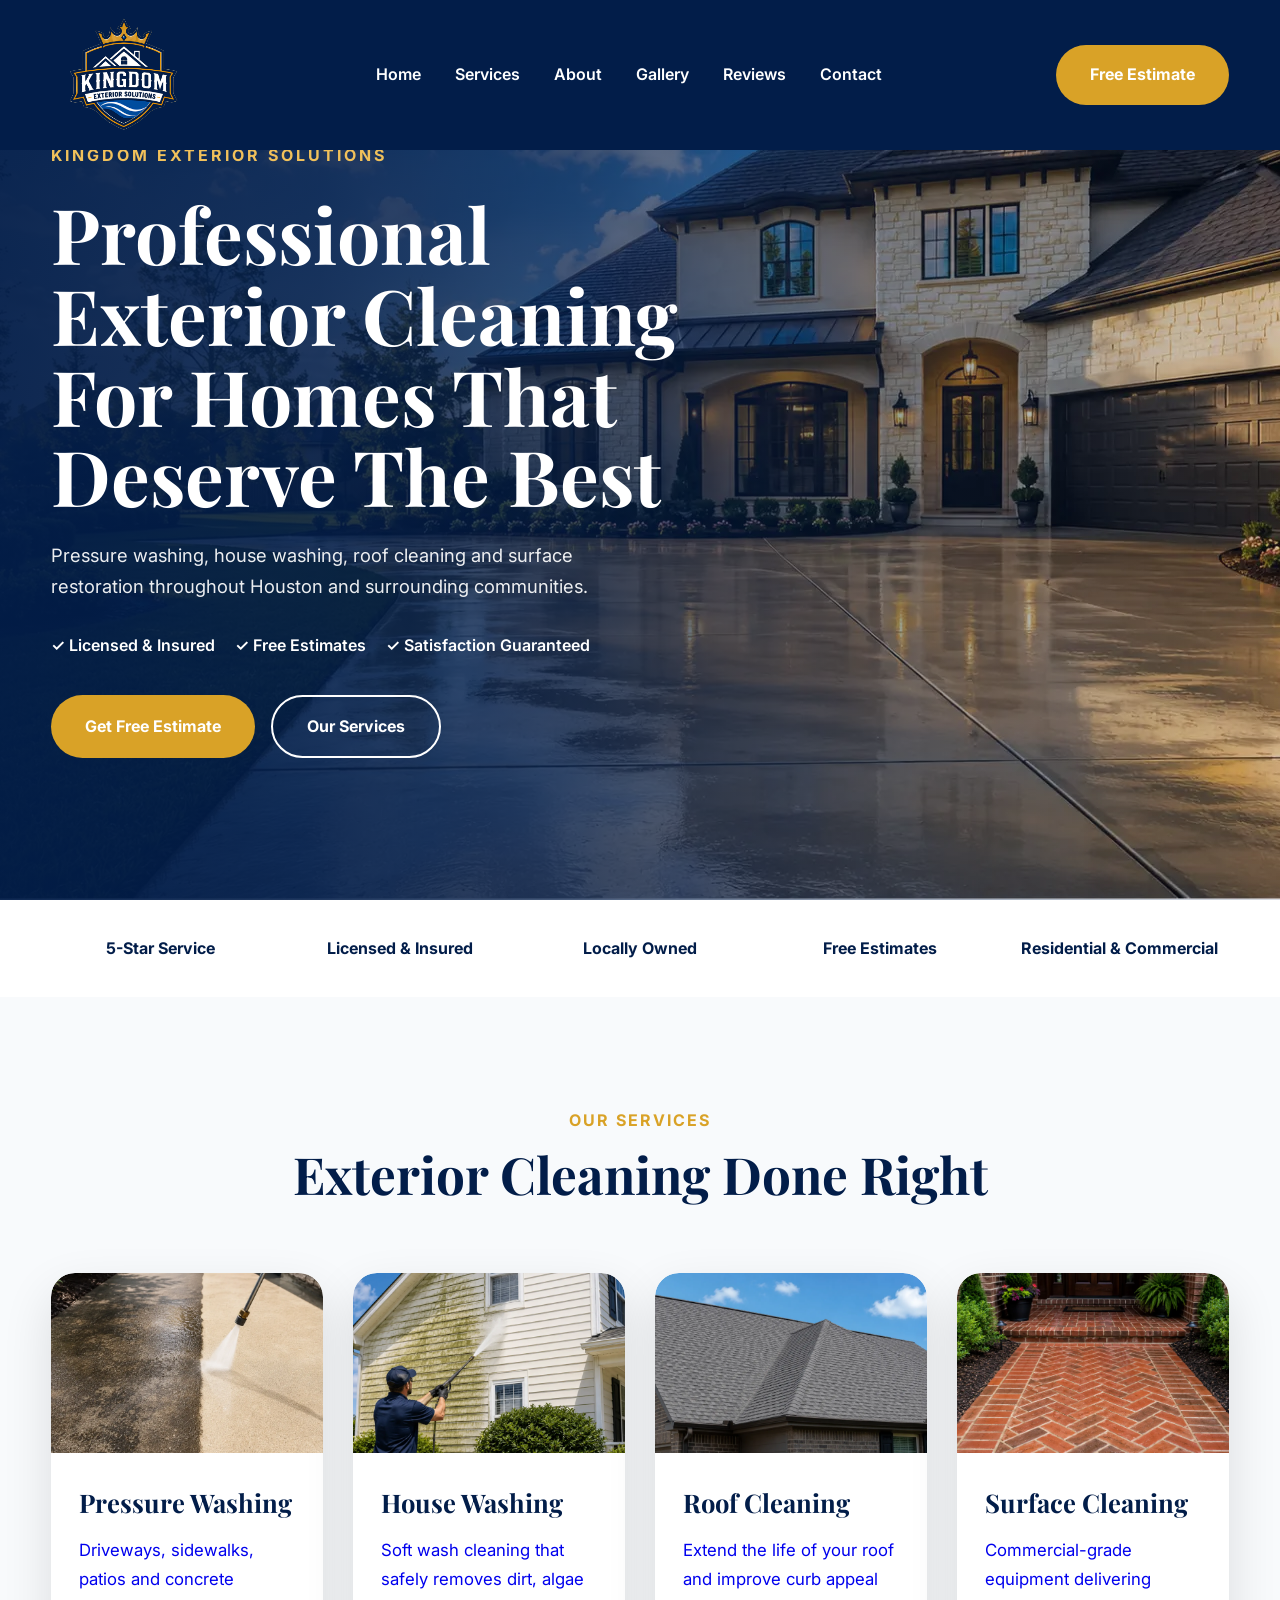
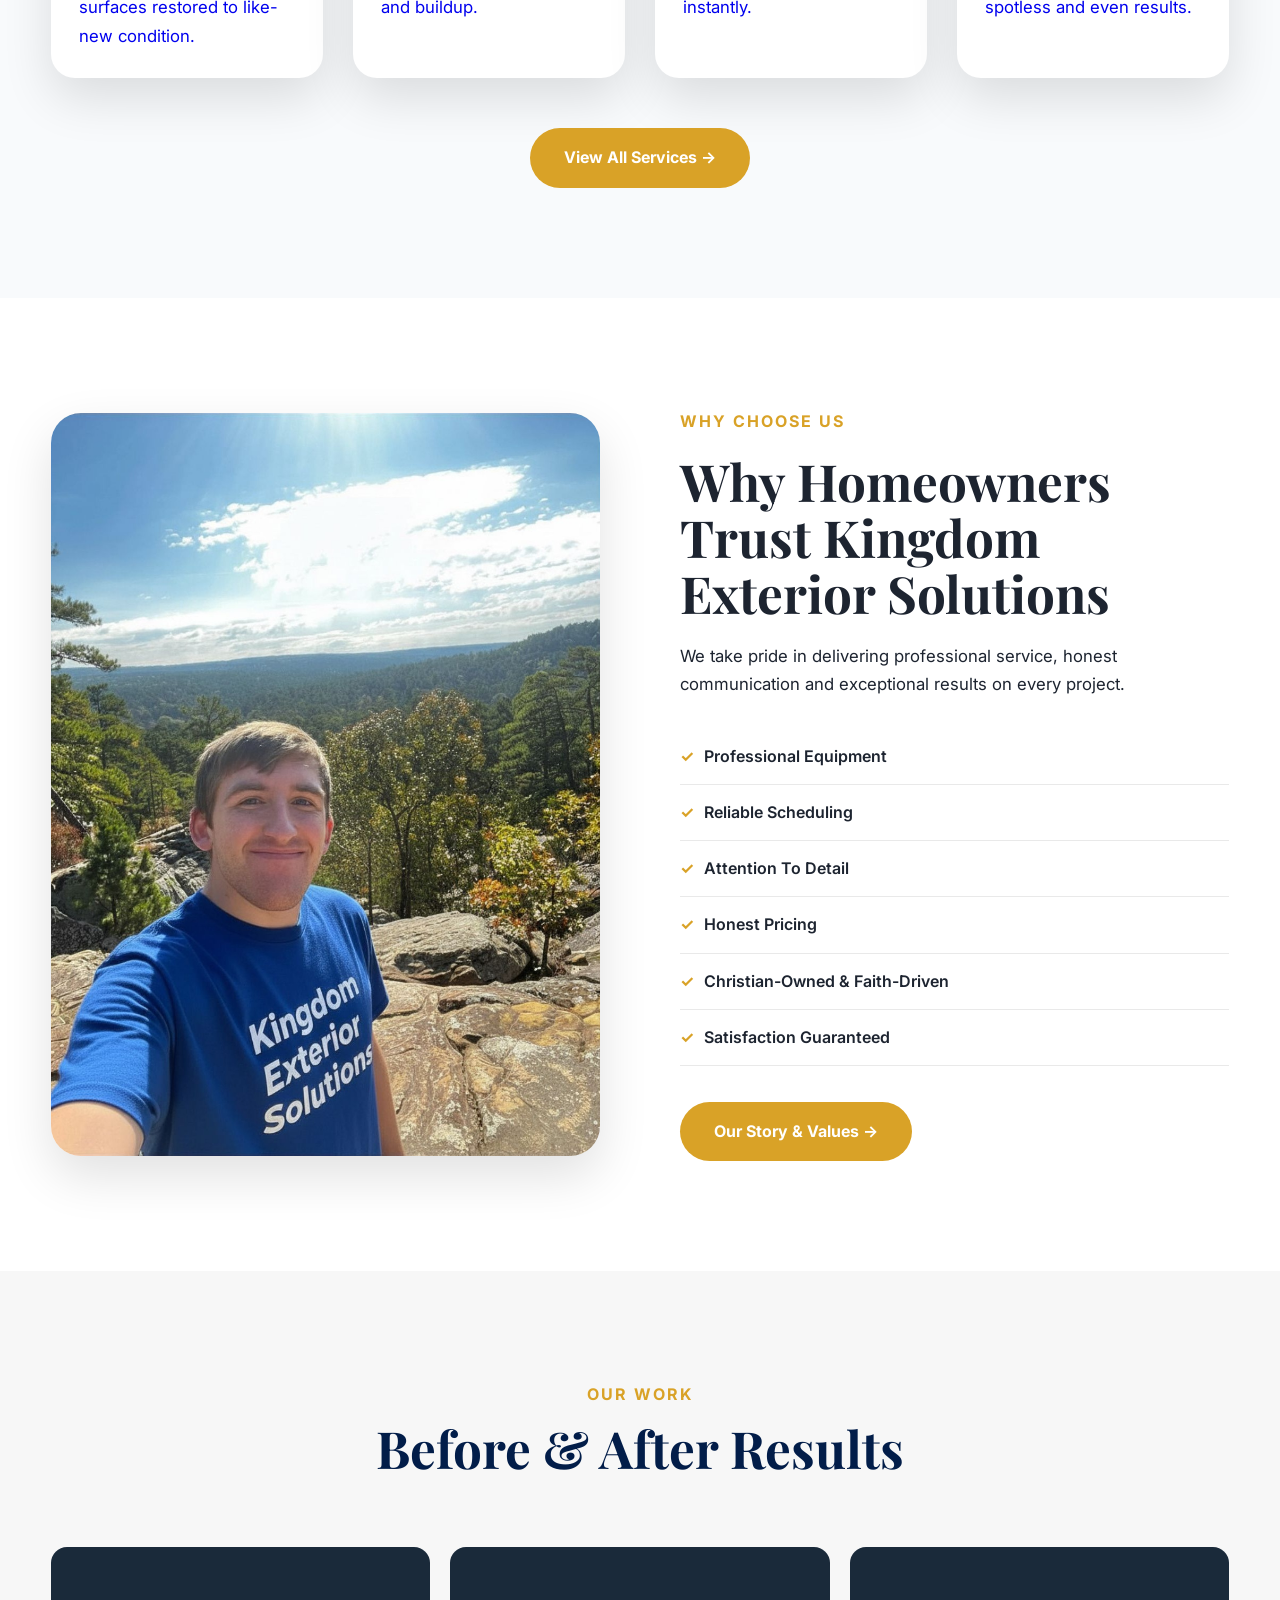
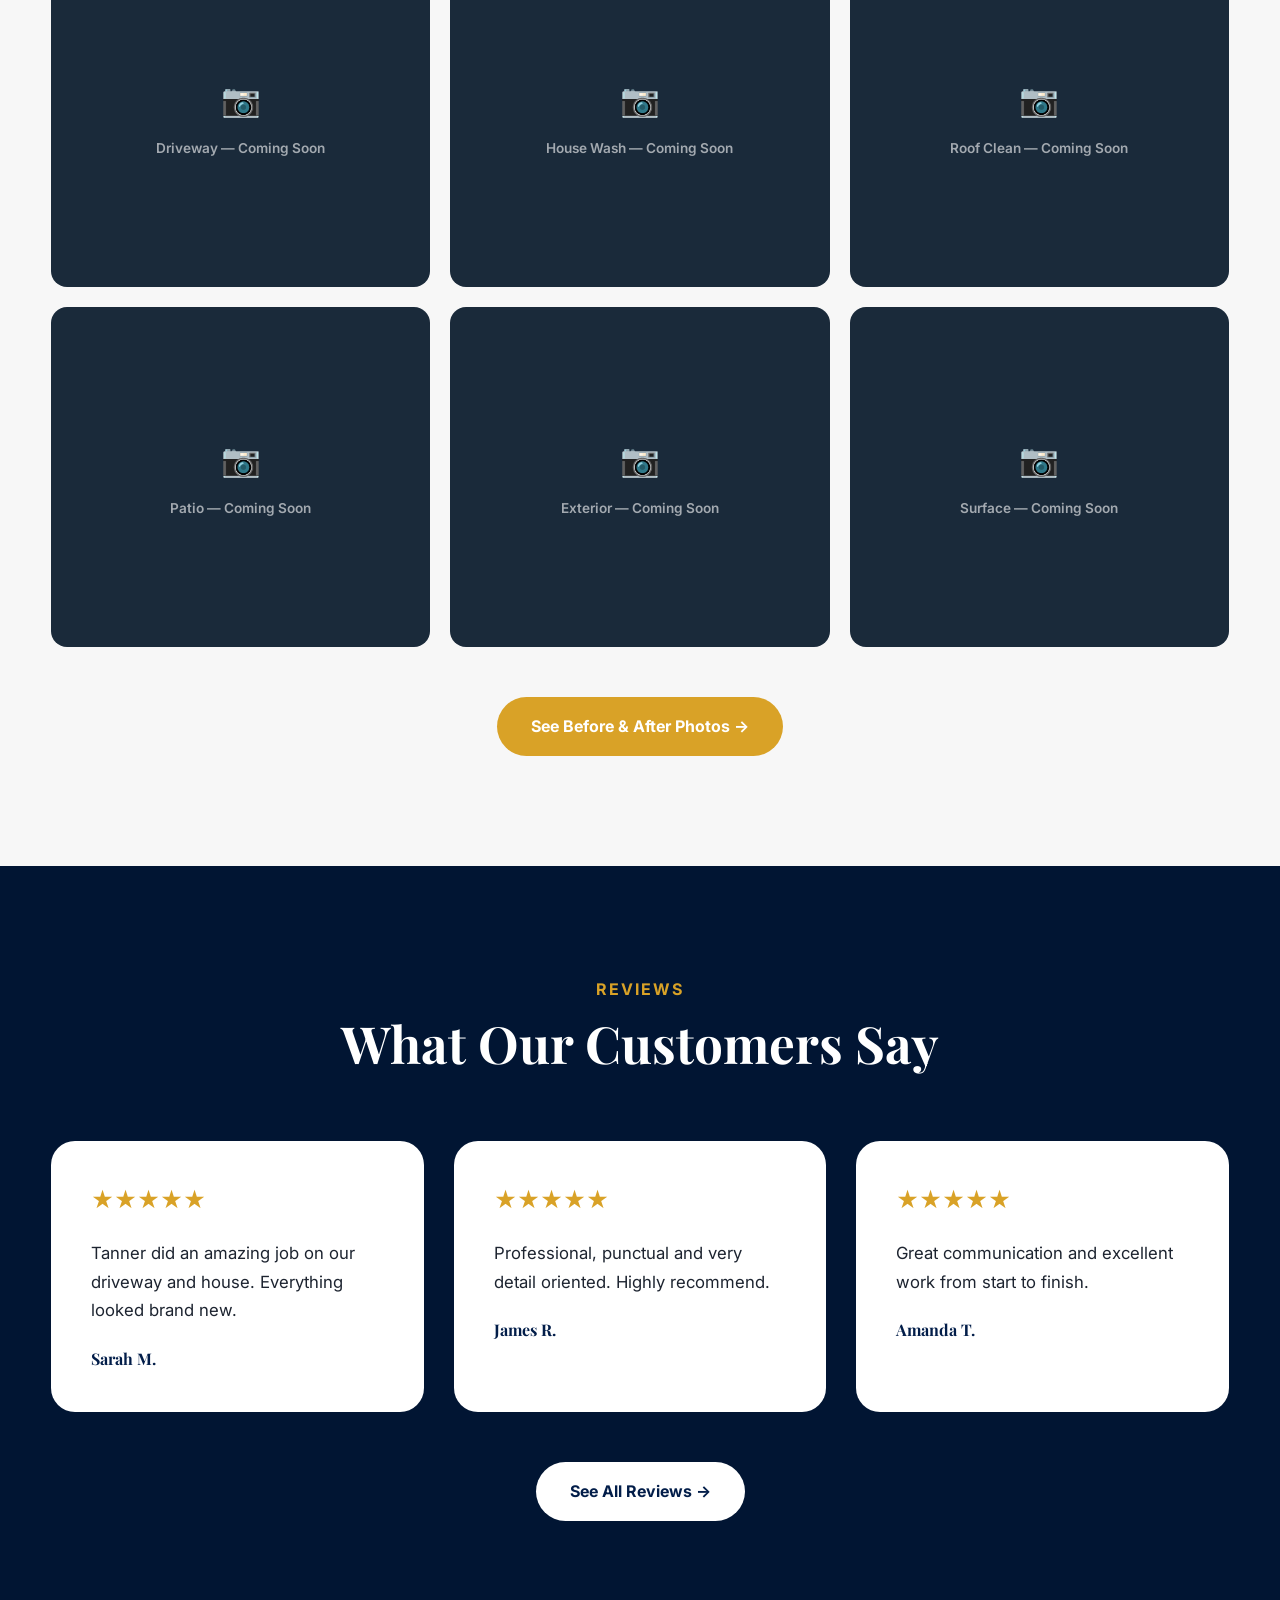
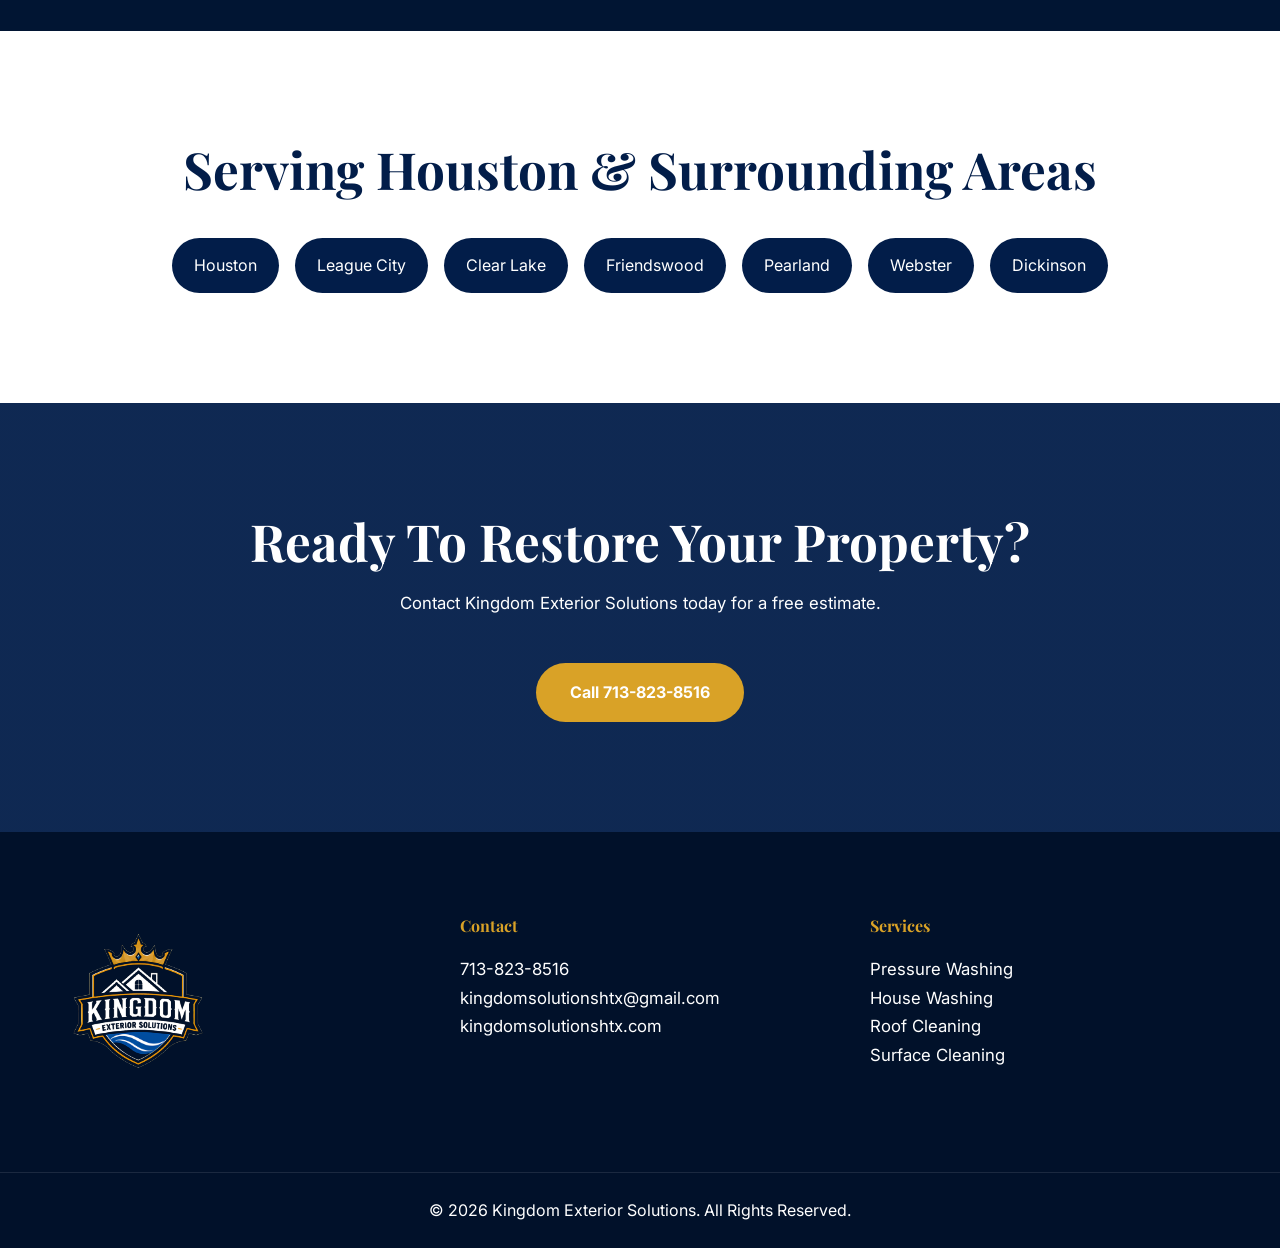
<file: index.html>
<!DOCTYPE html>
<html lang="en">
<head>

    <meta charset="UTF-8">
    <meta name="viewport" content="width=device-width, initial-scale=1.0">

    <title>Kingdom Exterior Solutions | Pressure Washing & Roof Cleaning Houston TX</title>

    <meta name="description" content="Kingdom Exterior Solutions provides professional pressure washing, house washing, roof cleaning, and surface cleaning services throughout Houston and surrounding areas. Free estimates available.">

    <meta name="keywords" content="pressure washing Houston, house washing Houston, roof cleaning Houston, exterior cleaning Houston, driveway cleaning Houston, power washing Houston, surface cleaning Houston">

    <meta name="author" content="Kingdom Exterior Solutions">

    <meta property="og:title" content="Kingdom Exterior Solutions">
    <meta property="og:description" content="Professional pressure washing and exterior cleaning services in Houston, Texas.">
    <meta property="og:type" content="website">
    <meta property="og:image" content="images/kingdom-social-share.webp">
    <meta property="og:url" content="https://kingdomsolutionshtx.com">

    <meta name="twitter:card" content="summary_large_image">
    <meta name="twitter:title" content="Kingdom Exterior Solutions">
    <meta name="twitter:description" content="Professional pressure washing and exterior cleaning services in Houston, Texas.">
    <meta name="twitter:image" content="images/kingdom-social-share.webp">

    <link rel="canonical" href="https://kingdomsolutionshtx.com">

    <link rel="preconnect" href="https://fonts.googleapis.com">
    <link rel="preconnect" href="https://fonts.gstatic.com" crossorigin>

    <link href="https://fonts.googleapis.com/css2?family=Inter:wght@300;400;500;600;700;800&family=Playfair+Display:wght@600;700;800&display=swap" rel="stylesheet">

    <link rel="stylesheet" href="css/style.css">

    <script type="application/ld+json">
    {
      "@context":"https://schema.org",
      "@type":"LocalBusiness",
      "name":"Kingdom Exterior Solutions",
      "telephone":"713-823-8516",
      "email":"kingdomsolutionshtx@gmail.com",
      "url":"https://kingdomsolutionshtx.com",
      "image":"images/Kingdom-Exterior-Solutions-Logo.svg",
      "description":"Professional pressure washing, roof cleaning, house washing and exterior cleaning services in Houston, Texas.",
      "areaServed":"Houston, Texas"
    }
    </script>

</head>

<body>

<header class="site-header">

    <div class="container header-inner">

        <a href="index.html" class="logo">

            <img src="images/Kingdom-Exterior-Solutions-Logo.svg"
                 alt="Kingdom Exterior Solutions Logo">

        </a>

        <nav class="nav-menu" id="navMenu">

            <a href="index.html">Home</a>
            <a href="services.html">Services</a>
            <a href="about.html">About</a>
            <a href="gallery.html">Gallery</a>
            <a href="reviews.html">Reviews</a>
            <a href="contact.html">Contact</a>

        </nav>

        <a href="contact.html" class="header-btn">
            Free Estimate
        </a>

        <button class="hamburger" id="hamburger" aria-label="Open menu">
            <span></span><span></span><span></span>
        </button>

    </div>

</header>

<section class="hero" id="home">

    <div class="container">

        <div class="hero-content">

            <span class="eyebrow">
                KINGDOM EXTERIOR SOLUTIONS
            </span>

            <h1>
                Professional Exterior Cleaning For Homes That Deserve The Best
            </h1>

            <p>
                Pressure washing, house washing, roof cleaning and surface restoration throughout Houston and surrounding communities.
            </p>

            <div class="hero-checks">

                <span>✓ Licensed & Insured</span>

                <span>✓ Free Estimates</span>

                <span>✓ Satisfaction Guaranteed</span>

            </div>

            <div class="hero-buttons">

                <a href="contact.html" class="btn-primary">
                    Get Free Estimate
                </a>

                <a href="services.html" class="btn-secondary">
                    Our Services
                </a>

            </div>

        </div>

    </div>

</section>
<section class="trust-bar">

    <div class="container trust-grid">

        <div>5-Star Service</div>
        <div>Licensed & Insured</div>
        <div>Locally Owned</div>
        <div>Free Estimates</div>
        <div>Residential & Commercial</div>

    </div>

</section>

<section class="services" id="services">

    <div class="container">

        <div class="section-heading">

            <span>Our Services</span>

            <h2>
                Exterior Cleaning Done Right
            </h2>

        </div>

        <div class="services-grid">

            <a href="services.html#pressure-washing" class="service-card">

                <img src="images/pressure-washing-driveway-cleaning-houston.webp"
                     alt="Professional pressure washing cleaning a residential driveway in Houston Texas">

                <div class="service-content">

                    <h3>Pressure Washing</h3>

                    <p>
                        Driveways, sidewalks, patios and concrete
                        surfaces restored to like-new condition.
                    </p>

                </div>

            </a>

            <a href="services.html#house-washing" class="service-card">

                <img src="images/house-washing-service-houston-tx.webp"
                     alt="House Washing Service Houston Texas">

                <div class="service-content">

                    <h3>House Washing</h3>

                    <p>
                        Soft wash cleaning that safely removes
                        dirt, algae and buildup.
                    </p>

                </div>

            </a>

            <a href="services.html#roof-cleaning" class="service-card">

                <img src="images/roof-cleaning-service-houston-tx.webp"
                     alt="Roof Cleaning Service Houston Texas">

                <div class="service-content">

                    <h3>Roof Cleaning</h3>

                    <p>
                        Extend the life of your roof and improve
                        curb appeal instantly.
                    </p>

                </div>

            </a>

            <a href="services.html#surface-cleaning" class="service-card">

                <img src="images/brick-surface-cleaning-houston-tx.webp"
                     alt="Surface Cleaning Service Houston Texas">

                <div class="service-content">

                    <h3>Surface Cleaning</h3>

                    <p>
                        Commercial-grade equipment delivering
                        spotless and even results.
                    </p>

                </div>

            </a>

        </div>

        <div style="text-align:center;margin-top:50px">
            <a href="services.html" class="btn-primary">View All Services →</a>
        </div>

    </div>

</section>

<section class="why-us" id="about">

    <div class="container split-layout">

        <div class="split-image">

            <img src="images/Tanner Owner.jpg"
                 alt="Tanner – Owner of Kingdom Exterior Solutions">

        </div>

        <div class="split-content">

            <span>Why Choose Us</span>

            <h2>
                Why Homeowners Trust Kingdom Exterior Solutions
            </h2>

            <p>
                We take pride in delivering professional service,
                honest communication and exceptional results on
                every project.
            </p>

            <ul>

                <li>Professional Equipment</li>
                <li>Reliable Scheduling</li>
                <li>Attention To Detail</li>
                <li>Honest Pricing</li>
                <li>Christian-Owned &amp; Faith-Driven</li>
                <li>Satisfaction Guaranteed</li>

            </ul>

            <a href="about.html" class="btn-primary" style="margin-top:36px;display:inline-block">
                Our Story &amp; Values →
            </a>

        </div>

    </div>

</section>

<section class="gallery" id="gallery">

    <div class="container">

        <div class="section-heading">

            <span>Our Work</span>

            <h2>
                Before & After Results
            </h2>

        </div>

        <div class="gallery-grid">

            <div class="gallery-placeholder">📷<span>Driveway — Coming Soon</span></div>
            <div class="gallery-placeholder">📷<span>House Wash — Coming Soon</span></div>
            <div class="gallery-placeholder">📷<span>Roof Clean — Coming Soon</span></div>
            <div class="gallery-placeholder">📷<span>Patio — Coming Soon</span></div>
            <div class="gallery-placeholder">📷<span>Exterior — Coming Soon</span></div>
            <div class="gallery-placeholder">📷<span>Surface — Coming Soon</span></div>

        </div>

        <div style="text-align:center;margin-top:50px">
            <a href="gallery.html" class="btn-primary">See Before &amp; After Photos →</a>
        </div>

    </div>

</section>

<section class="testimonials" id="reviews">

    <div class="container">

        <div class="section-heading light">

            <span>Reviews</span>

            <h2>
                What Our Customers Say
            </h2>

        </div>

        <div class="testimonial-grid">

            <div class="testimonial-card">

                <div class="stars">★★★★★</div>

                <p>
                    Tanner did an amazing job on our driveway and
                    house. Everything looked brand new.
                </p>

                <h4>Sarah M.</h4>

            </div>

            <div class="testimonial-card">

                <div class="stars">★★★★★</div>

                <p>
                    Professional, punctual and very detail oriented.
                    Highly recommend.
                </p>

                <h4>James R.</h4>

            </div>

            <div class="testimonial-card">

                <div class="stars">★★★★★</div>

                <p>
                    Great communication and excellent work from start
                    to finish.
                </p>

                <h4>Amanda T.</h4>

            </div>

        </div>

        <div style="text-align:center;margin-top:50px">
            <a href="reviews.html" class="btn-primary" style="background:#fff;color:#021D49">See All Reviews →</a>
        </div>

    </div>

</section>

<section class="service-area">

    <div class="container">

        <h2>
            Serving Houston & Surrounding Areas
        </h2>

        <div class="areas">

            <span>Houston</span>
            <span>League City</span>
            <span>Clear Lake</span>
            <span>Friendswood</span>
            <span>Pearland</span>
            <span>Webster</span>
            <span>Dickinson</span>

        </div>

    </div>

</section>

<section class="final-cta" id="contact">

    <div class="container">

        <h2>
            Ready To Restore Your Property?
        </h2>

        <p>
            Contact Kingdom Exterior Solutions today for a
            free estimate.
        </p>

        <a href="tel:7138238516" class="btn-primary">
            Call 713-823-8516
        </a>

    </div>

</section>

<footer class="site-footer">

    <div class="container footer-grid">

        <div>

            <img src="images/Kingdom-Exterior-Solutions-Logo.svg"
                 alt="Kingdom Exterior Solutions">

        </div>

        <div>

            <h4>Contact</h4>

            <p>713-823-8516</p>
            <p>kingdomsolutionshtx@gmail.com</p>
            <p>kingdomsolutionshtx.com</p>

        </div>

        <div>

            <h4>Services</h4>

            <p>Pressure Washing</p>
            <p>House Washing</p>
            <p>Roof Cleaning</p>
            <p>Surface Cleaning</p>

        </div>

    </div>

    <div class="footer-bottom">

        © 2026 Kingdom Exterior Solutions.
        All Rights Reserved.

    </div>

</footer>

<script>
(function(){
    var btn = document.getElementById('hamburger');
    var nav = document.getElementById('navMenu');
    if(!btn || !nav) return;
    btn.addEventListener('click', function(){
        btn.classList.toggle('open');
        nav.classList.toggle('open');
    });
    nav.querySelectorAll('a').forEach(function(a){
        a.addEventListener('click', function(){
            btn.classList.remove('open');
            nav.classList.remove('open');
        });
    });
})();
</script>

</body>
</html>
</file>
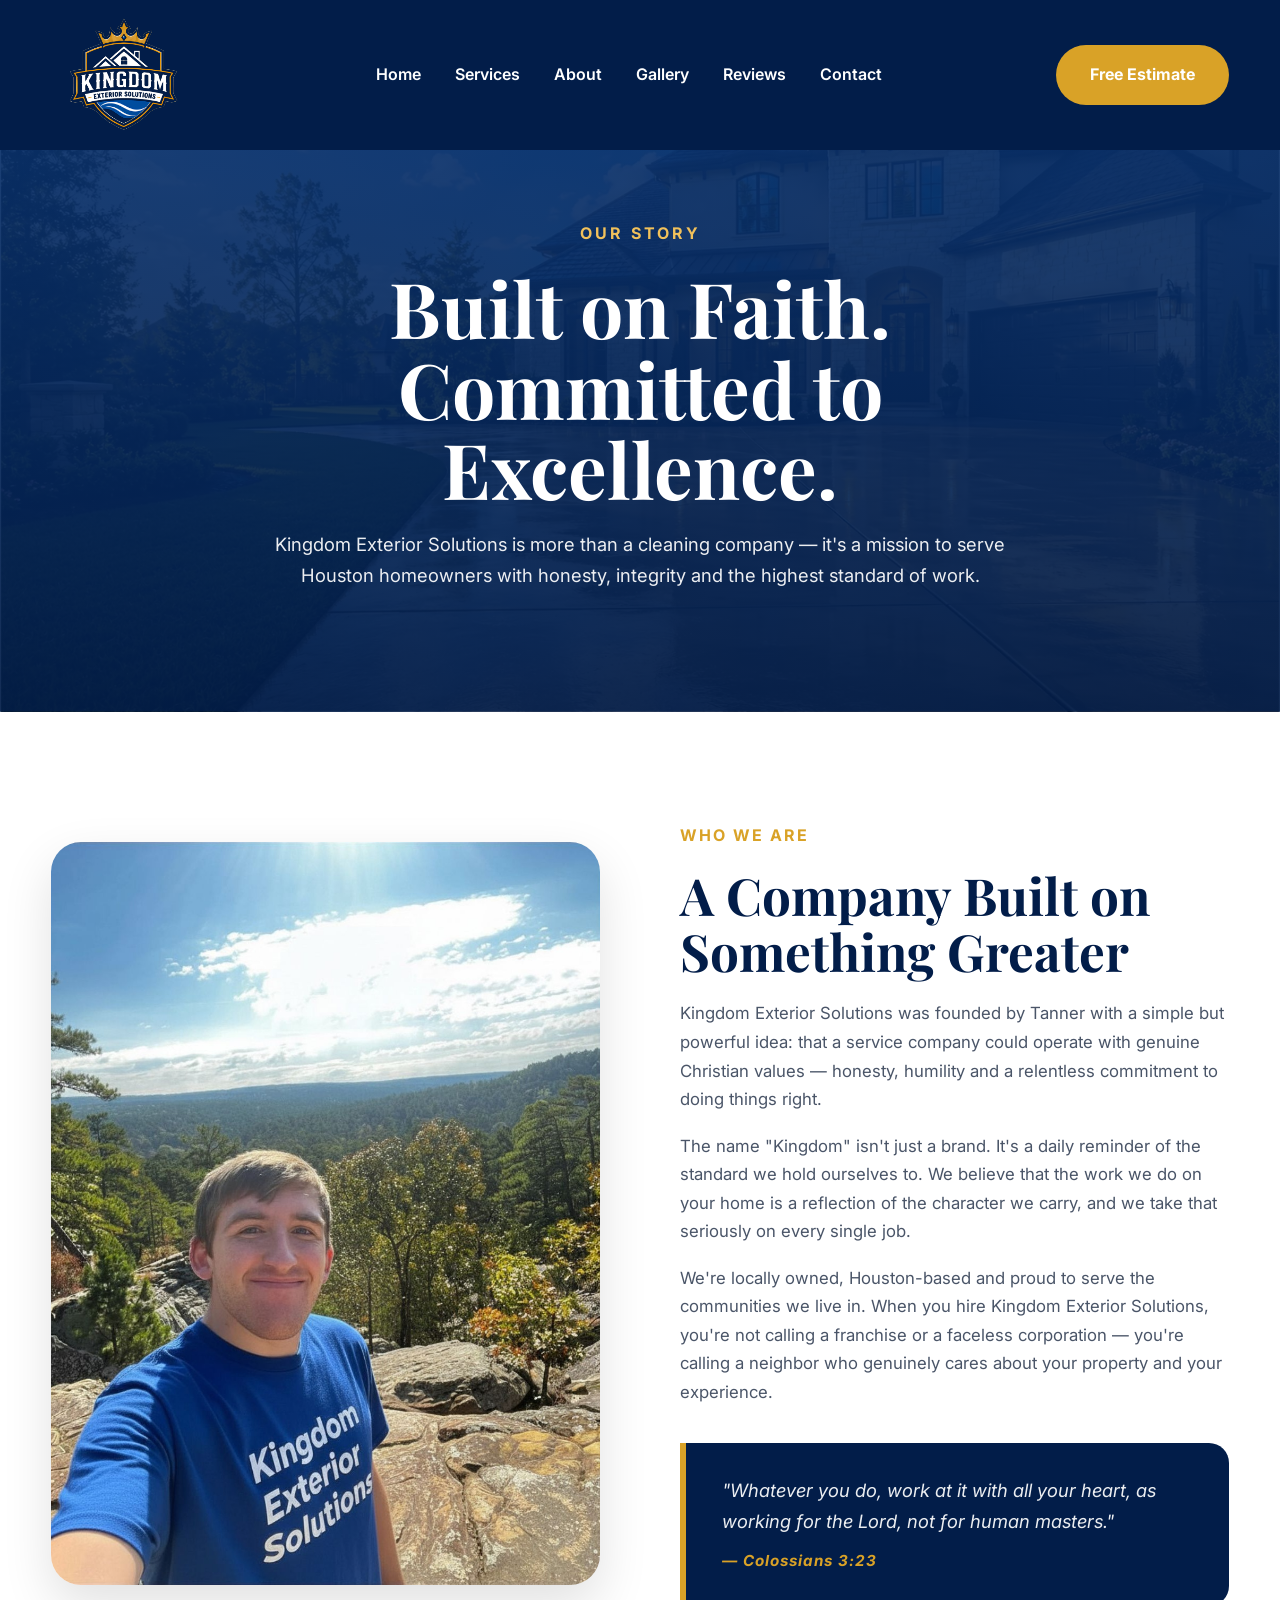
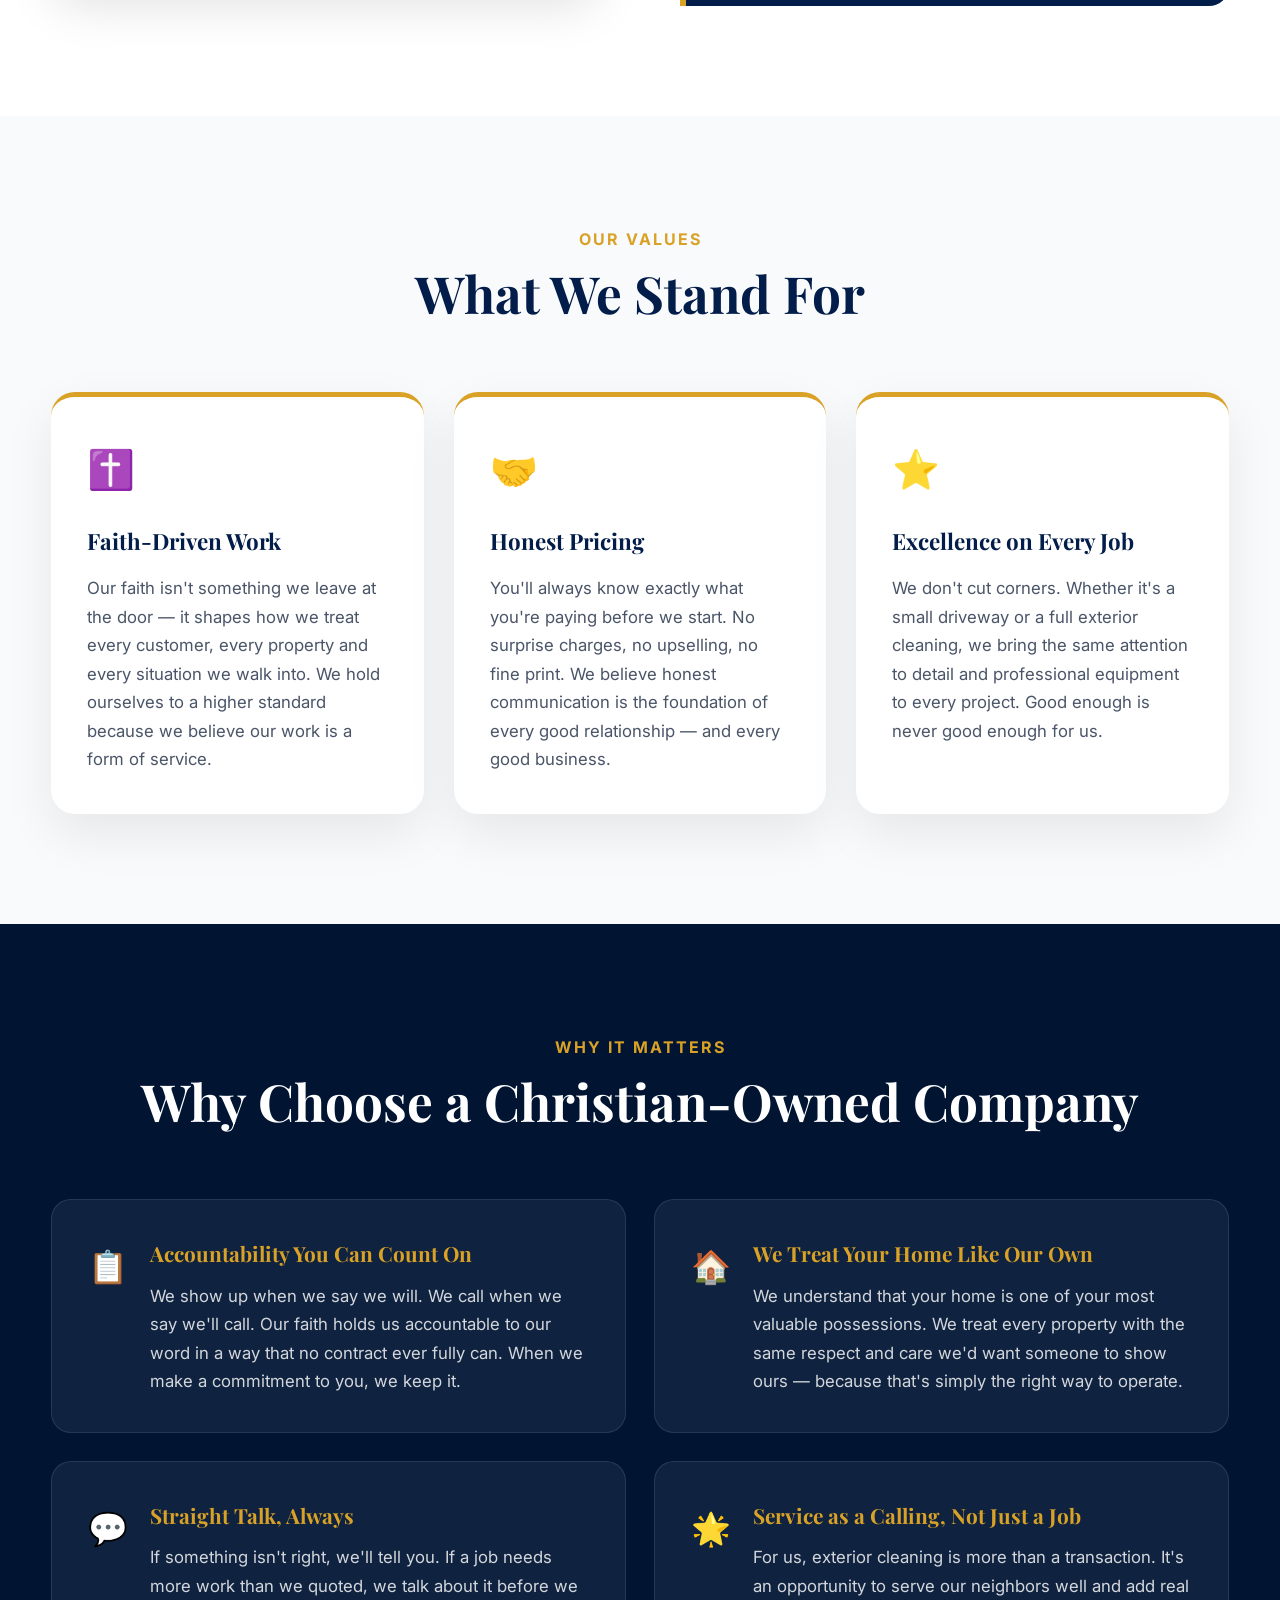
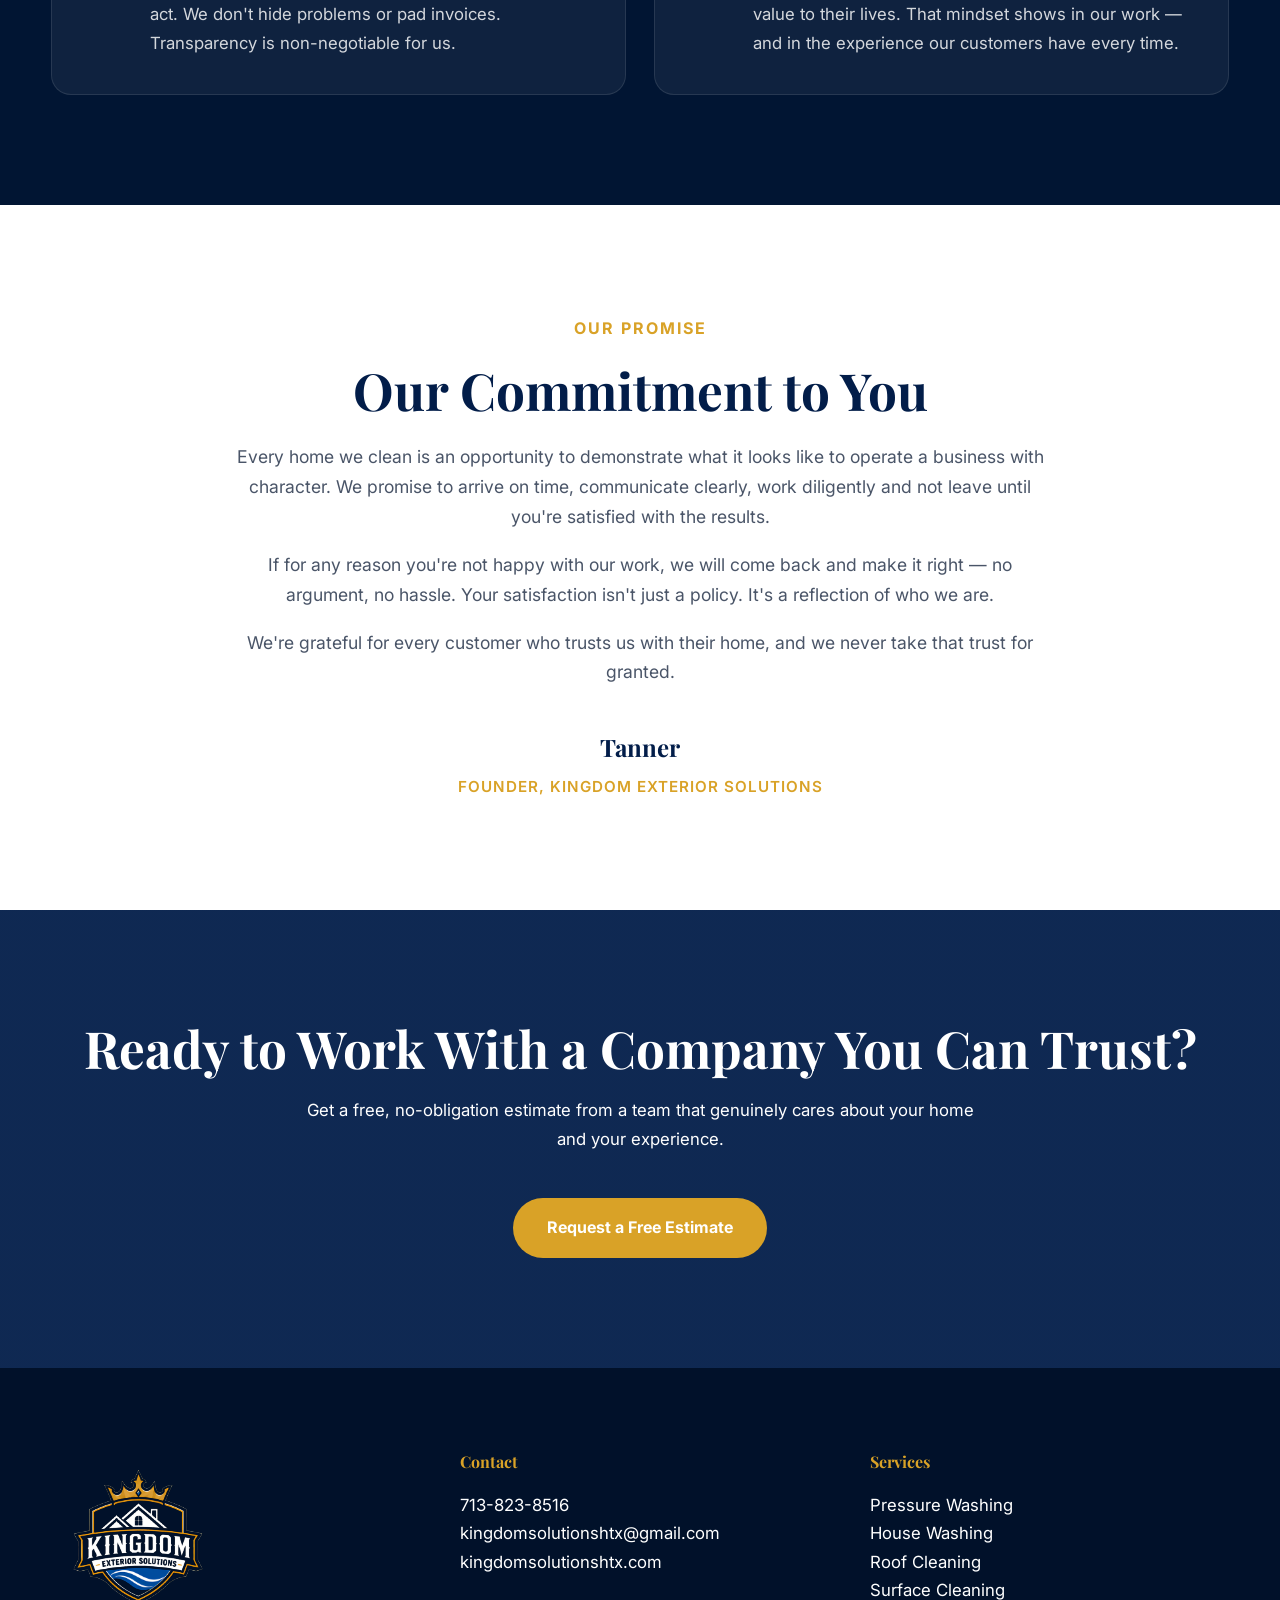
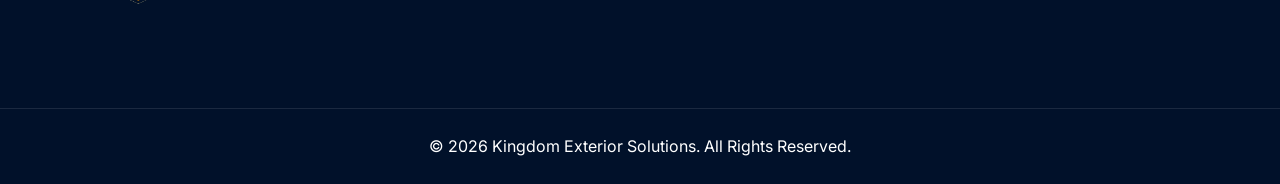
<file: about.html>
<!DOCTYPE html>
<html lang="en">
<head>

    <meta charset="UTF-8">
    <meta name="viewport" content="width=device-width, initial-scale=1.0">

    <title>About Us | Kingdom Exterior Solutions Houston TX</title>

    <meta name="description" content="Kingdom Exterior Solutions is a Christian-owned pressure washing and exterior cleaning company in Houston, TX. We operate with faith, integrity and a commitment to excellence on every job.">

    <meta name="keywords" content="Christian pressure washing company Houston, faith-based exterior cleaning Houston, Kingdom Exterior Solutions about, honest pressure washing Houston TX">

    <meta name="author" content="Kingdom Exterior Solutions">

    <meta property="og:title" content="About Us | Kingdom Exterior Solutions">
    <meta property="og:description" content="A Christian-owned exterior cleaning company built on faith, integrity and a commitment to doing right by every customer.">
    <meta property="og:type" content="website">
    <meta property="og:image" content="images/kingdom-social-share.webp">
    <meta property="og:url" content="https://kingdomsolutionshtx.com/about.html">

    <link rel="canonical" href="https://kingdomsolutionshtx.com/about.html">

    <link rel="preconnect" href="https://fonts.googleapis.com">
    <link rel="preconnect" href="https://fonts.gstatic.com" crossorigin>
    <link href="https://fonts.googleapis.com/css2?family=Inter:wght@300;400;500;600;700;800&family=Playfair+Display:wght@600;700;800&display=swap" rel="stylesheet">

    <link rel="stylesheet" href="css/style.css">

    <style>

        /* =====================
           ABOUT PAGE EXTRAS
        ===================== */

        .about-story {
            background: #ffffff;
        }

        .about-story-grid {
            display: grid;
            grid-template-columns: 1fr 1fr;
            gap: 80px;
            align-items: center;
        }

        .about-story-image img {
            border-radius: 30px;
            box-shadow: 0 20px 50px rgba(0,0,0,.12);
            width: 100%;
        }

        .about-story-content span {
            color: #D9A227;
            font-weight: 700;
            text-transform: uppercase;
            letter-spacing: 2px;
        }

        .about-story-content h2 {
            color: #021D49;
            margin: 18px 0 20px;
        }

        .about-story-content p {
            color: #4a5568;
            margin-bottom: 18px;
        }

        /* Scripture block */

        .scripture-block {
            background: #021D49;
            border-left: 6px solid #D9A227;
            border-radius: 0 20px 20px 0;
            padding: 32px 36px;
            margin: 36px 0 0;
        }

        .scripture-block p {
            color: rgba(255,255,255,.92) !important;
            font-size: 1.15rem;
            font-style: italic;
            margin-bottom: 10px !important;
        }

        .scripture-block cite {
            color: #D9A227;
            font-weight: 700;
            font-size: .95rem;
            letter-spacing: 1px;
        }

        /* Values section */

        .values-section {
            background: #f8fafc;
        }

        .values-grid {
            display: grid;
            grid-template-columns: repeat(3, 1fr);
            gap: 30px;
        }

        .value-card {
            background: white;
            border-radius: 24px;
            padding: 40px 36px;
            box-shadow: 0 20px 50px rgba(0,0,0,.08);
            border-top: 5px solid #D9A227;
            transition: .35s ease;
        }

        .value-card:hover {
            transform: translateY(-8px);
        }

        .value-icon {
            font-size: 2.4rem;
            margin-bottom: 20px;
        }

        .value-card h3 {
            color: #021D49;
            margin-bottom: 14px;
            font-size: 1.4rem;
        }

        .value-card p {
            color: #4a5568;
        }

        /* Why Christian section */

        .why-christian {
            background: #011533;
            color: white;
        }

        .why-christian .section-heading span {
            color: #D9A227;
        }

        .why-christian .section-heading h2 {
            color: white;
        }

        .christian-grid {
            display: grid;
            grid-template-columns: repeat(2, 1fr);
            gap: 28px;
        }

        .christian-item {
            background: rgba(255,255,255,.06);
            border: 1px solid rgba(255,255,255,.1);
            border-radius: 20px;
            padding: 36px;
            display: flex;
            gap: 22px;
            align-items: flex-start;
            transition: .3s ease;
        }

        .christian-item:hover {
            background: rgba(217,162,39,.1);
            border-color: rgba(217,162,39,.4);
        }

        .christian-item-icon {
            font-size: 2rem;
            flex-shrink: 0;
            margin-top: 4px;
        }

        .christian-item h3 {
            color: #D9A227;
            margin-bottom: 10px;
            font-size: 1.3rem;
        }

        .christian-item p {
            color: rgba(255,255,255,.82);
        }

        /* Promise section */

        .promise-section {
            background: #ffffff;
        }

        .promise-inner {
            max-width: 820px;
            margin: 0 auto;
            text-align: center;
        }

        .promise-inner h2 {
            color: #021D49;
            margin-bottom: 24px;
        }

        .promise-inner p {
            color: #4a5568;
            margin-bottom: 18px;
            font-size: 1.1rem;
        }

        .promise-inner .signature {
            margin-top: 40px;
            font-family: 'Playfair Display', serif;
            font-size: 1.5rem;
            color: #021D49;
            font-weight: 700;
        }

        .promise-inner .signature-title {
            color: #D9A227;
            font-weight: 600;
            font-size: .95rem;
            letter-spacing: 1px;
            text-transform: uppercase;
            margin-top: 6px;
        }

        /* Responsive */

        @media (max-width: 992px) {

            .about-story-grid,
            .christian-grid {
                grid-template-columns: 1fr;
                gap: 50px;
            }

            .values-grid {
                grid-template-columns: 1fr;
            }

        }

    </style>

</head>

<body>

<!-- ========================= HEADER ========================= -->

<header class="site-header">

    <div class="container header-inner">

        <a href="index.html" class="logo">
            <img src="images/Kingdom-Exterior-Solutions-Logo.svg"
                 alt="Kingdom Exterior Solutions Logo">
        </a>

        <nav class="nav-menu" id="navMenu">
            <a href="index.html">Home</a>
            <a href="services.html">Services</a>
            <a href="about.html">About</a>
            <a href="gallery.html">Gallery</a>
            <a href="reviews.html">Reviews</a>
            <a href="contact.html">Contact</a>
        </nav>

        <a href="contact.html" class="header-btn">
            Free Estimate
        </a>

        <button class="hamburger" id="hamburger" aria-label="Open menu"><span></span><span></span><span></span></button>

    </div>

</header>

<!-- ========================= PAGE HERO ========================= -->

<section class="page-hero">

    <div class="container">

        <div class="page-hero-content">

            <span>Our Story</span>

            <h1>Built on Faith.<br>Committed to Excellence.</h1>

            <p>
                Kingdom Exterior Solutions is more than a cleaning company —
                it's a mission to serve Houston homeowners with honesty,
                integrity and the highest standard of work.
            </p>

        </div>

    </div>

</section>

<!-- ========================= OUR STORY ========================= -->

<section class="about-story">

    <div class="container about-story-grid">

        <div class="about-story-image">
            <img src="images/Tanner Owner.jpg"
                 alt="Tanner – Owner of Kingdom Exterior Solutions">
        </div>

        <div class="about-story-content">

            <span>Who We Are</span>

            <h2>A Company Built on Something Greater</h2>

            <p>
                Kingdom Exterior Solutions was founded by Tanner with a simple but
                powerful idea: that a service company could operate with genuine
                Christian values — honesty, humility and a relentless commitment
                to doing things right.
            </p>

            <p>
                The name "Kingdom" isn't just a brand. It's a daily reminder of
                the standard we hold ourselves to. We believe that the work we do
                on your home is a reflection of the character we carry, and we
                take that seriously on every single job.
            </p>

            <p>
                We're locally owned, Houston-based and proud to serve the
                communities we live in. When you hire Kingdom Exterior Solutions,
                you're not calling a franchise or a faceless corporation — you're
                calling a neighbor who genuinely cares about your property and
                your experience.
            </p>

            <div class="scripture-block">
                <p>"Whatever you do, work at it with all your heart, as working for the Lord, not for human masters."</p>
                <cite>— Colossians 3:23</cite>
            </div>

        </div>

    </div>

</section>

<!-- ========================= OUR VALUES ========================= -->

<section class="values-section">

    <div class="container">

        <div class="section-heading">
            <span>Our Values</span>
            <h2>What We Stand For</h2>
        </div>

        <div class="values-grid">

            <div class="value-card">
                <div class="value-icon">✝️</div>
                <h3>Faith-Driven Work</h3>
                <p>
                    Our faith isn't something we leave at the door — it shapes
                    how we treat every customer, every property and every
                    situation we walk into. We hold ourselves to a higher
                    standard because we believe our work is a form of service.
                </p>
            </div>

            <div class="value-card">
                <div class="value-icon">🤝</div>
                <h3>Honest Pricing</h3>
                <p>
                    You'll always know exactly what you're paying before we
                    start. No surprise charges, no upselling, no fine print.
                    We believe honest communication is the foundation of
                    every good relationship — and every good business.
                </p>
            </div>

            <div class="value-card">
                <div class="value-icon">⭐</div>
                <h3>Excellence on Every Job</h3>
                <p>
                    We don't cut corners. Whether it's a small driveway or a
                    full exterior cleaning, we bring the same attention to
                    detail and professional equipment to every project.
                    Good enough is never good enough for us.
                </p>
            </div>

        </div>

    </div>

</section>

<!-- ========================= WHY CHRISTIAN COMPANY ========================= -->

<section class="why-christian">

    <div class="container">

        <div class="section-heading">
            <span>Why It Matters</span>
            <h2>Why Choose a Christian-Owned Company</h2>
        </div>

        <div class="christian-grid">

            <div class="christian-item">
                <div class="christian-item-icon">📋</div>
                <div>
                    <h3>Accountability You Can Count On</h3>
                    <p>
                        We show up when we say we will. We call when we say we'll call.
                        Our faith holds us accountable to our word in a way that no
                        contract ever fully can. When we make a commitment to you,
                        we keep it.
                    </p>
                </div>
            </div>

            <div class="christian-item">
                <div class="christian-item-icon">🏠</div>
                <div>
                    <h3>We Treat Your Home Like Our Own</h3>
                    <p>
                        We understand that your home is one of your most valuable
                        possessions. We treat every property with the same respect
                        and care we'd want someone to show ours — because that's
                        simply the right way to operate.
                    </p>
                </div>
            </div>

            <div class="christian-item">
                <div class="christian-item-icon">💬</div>
                <div>
                    <h3>Straight Talk, Always</h3>
                    <p>
                        If something isn't right, we'll tell you. If a job needs
                        more work than we quoted, we talk about it before we act.
                        We don't hide problems or pad invoices. Transparency is
                        non-negotiable for us.
                    </p>
                </div>
            </div>

            <div class="christian-item">
                <div class="christian-item-icon">🌟</div>
                <div>
                    <h3>Service as a Calling, Not Just a Job</h3>
                    <p>
                        For us, exterior cleaning is more than a transaction. It's
                        an opportunity to serve our neighbors well and add real value
                        to their lives. That mindset shows in our work — and in
                        the experience our customers have every time.
                    </p>
                </div>
            </div>

        </div>

    </div>

</section>

<!-- ========================= OUR PROMISE ========================= -->

<section class="promise-section">

    <div class="container">

        <div class="promise-inner">

            <span class="section-label">Our Promise</span>

            <h2>Our Commitment to You</h2>

            <p>
                Every home we clean is an opportunity to demonstrate what it looks
                like to operate a business with character. We promise to arrive on
                time, communicate clearly, work diligently and not leave until
                you're satisfied with the results.
            </p>

            <p>
                If for any reason you're not happy with our work, we will come
                back and make it right — no argument, no hassle. Your satisfaction
                isn't just a policy. It's a reflection of who we are.
            </p>

            <p>
                We're grateful for every customer who trusts us with their home,
                and we never take that trust for granted.
            </p>

            <div class="signature">Tanner</div>
            <div class="signature-title">Founder, Kingdom Exterior Solutions</div>

        </div>

    </div>

</section>

<!-- ========================= FINAL CTA ========================= -->

<section class="final-cta">

    <div class="container">

        <h2>Ready to Work With a Company You Can Trust?</h2>

        <p>
            Get a free, no-obligation estimate from a team that genuinely
            cares about your home and your experience.
        </p>

        <a href="contact.html" class="btn-primary">
            Request a Free Estimate
        </a>

    </div>

</section>

<!-- ========================= FOOTER ========================= -->

<footer class="site-footer">

    <div class="container footer-grid">

        <div>
            <img src="images/Kingdom-Exterior-Solutions-Logo.svg"
                 alt="Kingdom Exterior Solutions">
        </div>

        <div>
            <h4>Contact</h4>
            <p>713-823-8516</p>
            <p>kingdomsolutionshtx@gmail.com</p>
            <p>kingdomsolutionshtx.com</p>
        </div>

        <div>
            <h4>Services</h4>
            <p>Pressure Washing</p>
            <p>House Washing</p>
            <p>Roof Cleaning</p>
            <p>Surface Cleaning</p>
        </div>

    </div>

    <div class="footer-bottom">
        © 2026 Kingdom Exterior Solutions. All Rights Reserved.
    </div>

</footer>

<script>
(function(){
    var btn = document.getElementById('hamburger');
    var nav = document.getElementById('navMenu');
    if(!btn || !nav) return;
    btn.addEventListener('click', function(){
        btn.classList.toggle('open');
        nav.classList.toggle('open');
    });
    nav.querySelectorAll('a').forEach(function(a){
        a.addEventListener('click', function(){
            btn.classList.remove('open');
            nav.classList.remove('open');
        });
    });
})();
</script>

</body>
</html>
</file>
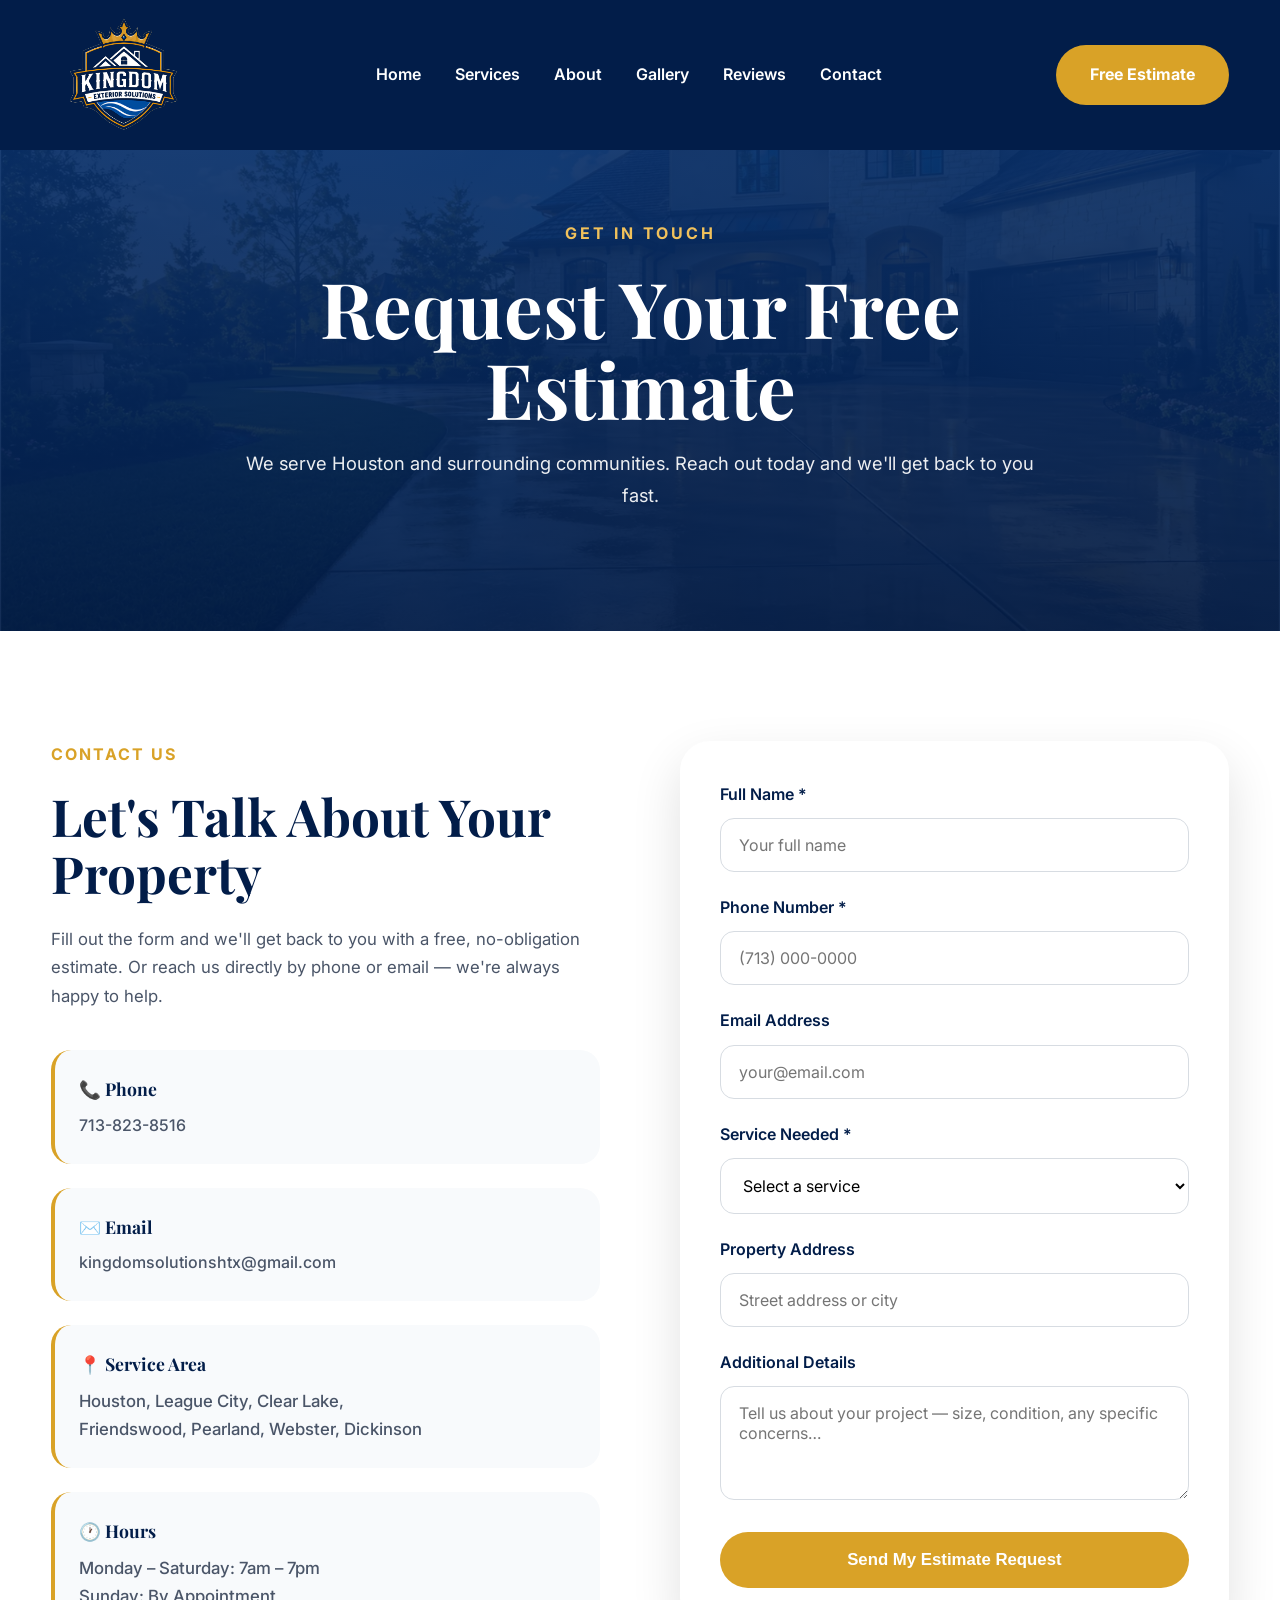
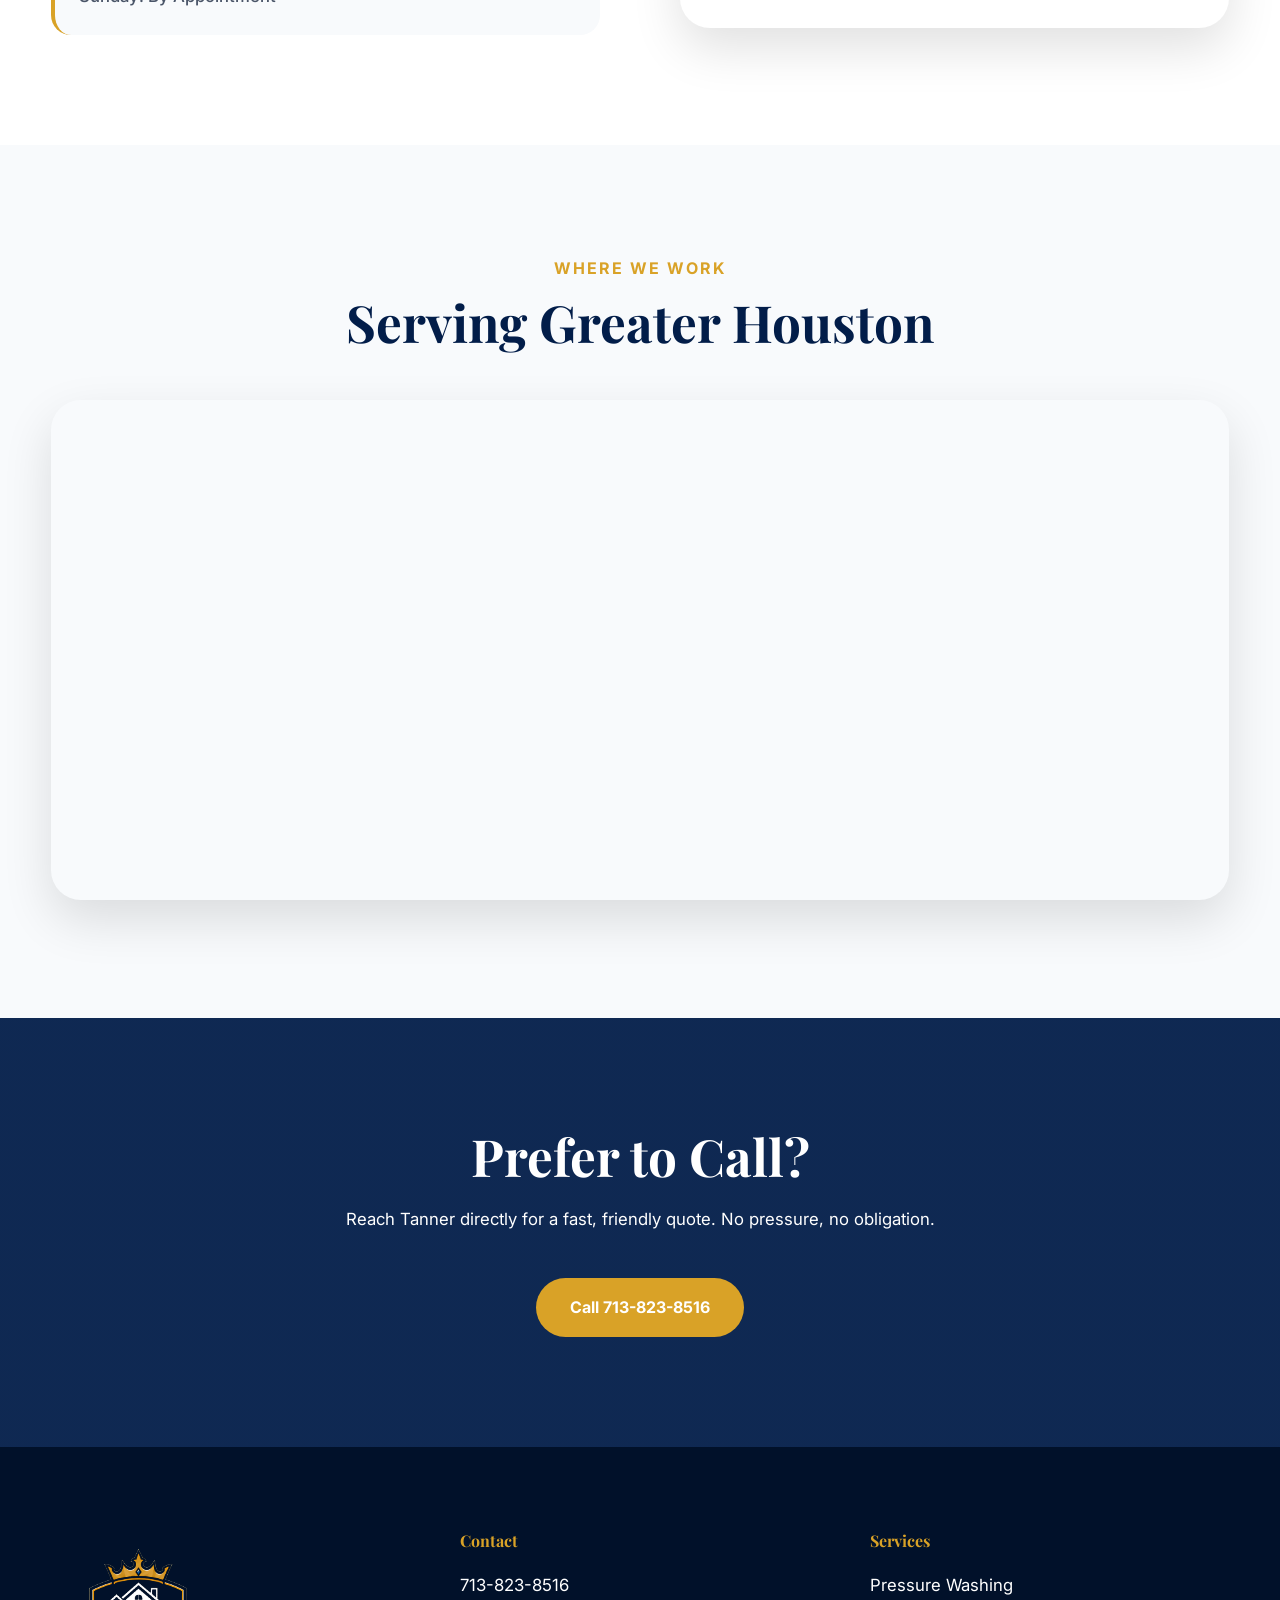
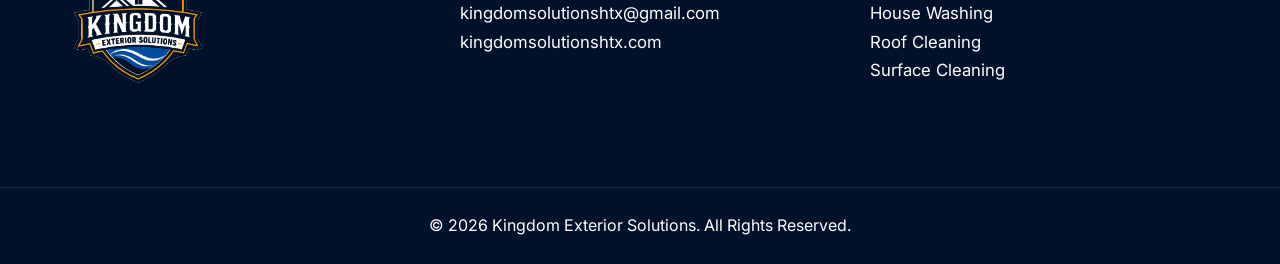
<file: contact.html>
<!DOCTYPE html>
<html lang="en">
<head>

    <meta charset="UTF-8">
    <meta name="viewport" content="width=device-width, initial-scale=1.0">

    <title>Contact Us | Kingdom Exterior Solutions Houston TX</title>

    <meta name="description" content="Contact Kingdom Exterior Solutions for a free estimate on pressure washing, roof cleaning, house washing and exterior cleaning services in Houston, TX. Call 713-823-8516.">

    <meta name="keywords" content="contact Kingdom Exterior Solutions, pressure washing estimate Houston, roof cleaning quote Houston, exterior cleaning Houston TX">

    <meta name="author" content="Kingdom Exterior Solutions">

    <meta property="og:title" content="Contact Us | Kingdom Exterior Solutions">
    <meta property="og:description" content="Get a free estimate for pressure washing and exterior cleaning in Houston. Call or fill out our form today.">
    <meta property="og:type" content="website">
    <meta property="og:image" content="images/kingdom-social-share.webp">
    <meta property="og:url" content="https://kingdomsolutionshtx.com/contact.html">

    <link rel="canonical" href="https://kingdomsolutionshtx.com/contact.html">

    <link rel="preconnect" href="https://fonts.googleapis.com">
    <link rel="preconnect" href="https://fonts.gstatic.com" crossorigin>
    <link href="https://fonts.googleapis.com/css2?family=Inter:wght@300;400;500;600;700;800&family=Playfair+Display:wght@600;700;800&display=swap" rel="stylesheet">

    <link rel="stylesheet" href="css/style.css">

</head>

<body>

<!-- ========================= HEADER ========================= -->

<header class="site-header">

    <div class="container header-inner">

        <a href="index.html" class="logo">
            <img src="images/Kingdom-Exterior-Solutions-Logo.svg"
                 alt="Kingdom Exterior Solutions Logo">
        </a>

        <nav class="nav-menu" id="navMenu">
            <a href="index.html">Home</a>
            <a href="services.html">Services</a>
            <a href="about.html">About</a>
            <a href="gallery.html">Gallery</a>
            <a href="reviews.html">Reviews</a>
            <a href="contact.html">Contact</a>
        </nav>

        <a href="contact.html" class="header-btn">
            Free Estimate
        </a>

        <button class="hamburger" id="hamburger" aria-label="Open menu"><span></span><span></span><span></span></button>

    </div>

</header>

<!-- ========================= PAGE HERO ========================= -->

<section class="page-hero">

    <div class="container">

        <div class="page-hero-content">

            <span>Get In Touch</span>

            <h1>Request Your Free Estimate</h1>

            <p>
                We serve Houston and surrounding communities.
                Reach out today and we'll get back to you fast.
            </p>

        </div>

    </div>

</section>

<!-- ========================= CONTACT SECTION ========================= -->

<section class="contact-page">

    <div class="container contact-grid">

        <!-- LEFT: Contact Info -->

        <div class="contact-info">

            <span class="section-label">Contact Us</span>

            <h2>Let's Talk About Your Property</h2>

            <p>
                Fill out the form and we'll get back to you with a
                free, no-obligation estimate. Or reach us directly
                by phone or email — we're always happy to help.
            </p>

            <div class="contact-details">

                <div class="contact-item">
                    <h3>📞 Phone</h3>
                    <a href="tel:7138238516">713-823-8516</a>
                </div>

                <div class="contact-item">
                    <h3>✉️ Email</h3>
                    <a href="mailto:kingdomsolutionshtx@gmail.com">kingdomsolutionshtx@gmail.com</a>
                </div>

                <div class="contact-item">
                    <h3>📍 Service Area</h3>
                    <p>Houston, League City, Clear Lake,<br>Friendswood, Pearland, Webster, Dickinson</p>
                </div>

                <div class="contact-item">
                    <h3>🕐 Hours</h3>
                    <p>Monday – Saturday: 7am – 7pm<br>Sunday: By Appointment</p>
                </div>

            </div>

        </div>

        <!-- RIGHT: Contact Form -->

        <div class="contact-form-wrapper">

            <form
                class="contact-form"
                action="https://api.web3forms.com/submit"
                method="POST">

                <!-- Replace YOUR_ACCESS_KEY_HERE with your key from web3forms.com (free) -->
                <input type="hidden" name="access_key" value="YOUR_ACCESS_KEY_HERE">
                <input type="hidden" name="subject" value="New Estimate Request – Kingdom Exterior Solutions">
                <input type="hidden" name="redirect" value="https://kingdom-exterior-solutions.pages.dev/thank-you.html">

                <div class="form-group">
                    <label for="name">Full Name *</label>
                    <input type="text" id="name" name="name" placeholder="Your full name" required>
                </div>

                <div class="form-group">
                    <label for="phone">Phone Number *</label>
                    <input type="tel" id="phone" name="phone" placeholder="(713) 000-0000" required>
                </div>

                <div class="form-group">
                    <label for="email">Email Address</label>
                    <input type="email" id="email" name="email" placeholder="your@email.com">
                </div>

                <div class="form-group">
                    <label for="service">Service Needed *</label>
                    <select id="service" name="service" required>
                        <option value="" disabled selected>Select a service</option>
                        <option value="Pressure Washing">Pressure Washing</option>
                        <option value="House Washing">House Washing</option>
                        <option value="Roof Cleaning">Roof Cleaning</option>
                        <option value="Surface Cleaning">Surface Cleaning</option>
                        <option value="Multiple Services">Multiple Services</option>
                        <option value="Not Sure">Not Sure – Need a Recommendation</option>
                    </select>
                </div>

                <div class="form-group">
                    <label for="address">Property Address</label>
                    <input type="text" id="address" name="address" placeholder="Street address or city">
                </div>

                <div class="form-group">
                    <label for="message">Additional Details</label>
                    <textarea id="message" name="message" rows="4" placeholder="Tell us about your project — size, condition, any specific concerns…"></textarea>
                </div>

                <button type="submit" class="btn-primary" style="width:100%; font-size:1.05rem; padding:18px;">
                    Send My Estimate Request
                </button>

            </form>

        </div>

    </div>

</section>

<!-- ========================= MAP ========================= -->

<section class="service-area-map">

    <div class="container">

        <div class="section-heading" style="margin-bottom:50px;">
            <span>Where We Work</span>
            <h2>Serving Greater Houston</h2>
        </div>

        <iframe
            src="https://www.google.com/maps/embed?pb=!1m18!1m12!1m3!1d443777.5352854985!2d-95.76975789999999!3d29.7354649!2m3!1f0!2f0!3f0!3m2!1i1024!2i768!4f13.1!3m3!1m2!1s0x8640b8b4488d8501%3A0xca0d02def365053b!2sHouston%2C%20TX!5e0!3m2!1sen!2sus!4v1718000000000!5m2!1sen!2sus"
            allowfullscreen=""
            loading="lazy"
            referrerpolicy="no-referrer-when-downgrade"
            title="Kingdom Exterior Solutions Service Area – Greater Houston TX">
        </iframe>

    </div>

</section>

<!-- ========================= FINAL CTA ========================= -->

<section class="final-cta">

    <div class="container">

        <h2>Prefer to Call?</h2>

        <p>
            Reach Tanner directly for a fast, friendly quote.
            No pressure, no obligation.
        </p>

        <a href="tel:7138238516" class="btn-primary">
            Call 713-823-8516
        </a>

    </div>

</section>

<!-- ========================= FOOTER ========================= -->

<footer class="site-footer">

    <div class="container footer-grid">

        <div>
            <img src="images/Kingdom-Exterior-Solutions-Logo.svg"
                 alt="Kingdom Exterior Solutions">
        </div>

        <div>
            <h4>Contact</h4>
            <p>713-823-8516</p>
            <p>kingdomsolutionshtx@gmail.com</p>
            <p>kingdomsolutionshtx.com</p>
        </div>

        <div>
            <h4>Services</h4>
            <p>Pressure Washing</p>
            <p>House Washing</p>
            <p>Roof Cleaning</p>
            <p>Surface Cleaning</p>
        </div>

    </div>

    <div class="footer-bottom">
        © 2026 Kingdom Exterior Solutions. All Rights Reserved.
    </div>

</footer>

<script>
(function(){
    var btn = document.getElementById('hamburger');
    var nav = document.getElementById('navMenu');
    if(!btn || !nav) return;
    btn.addEventListener('click', function(){
        btn.classList.toggle('open');
        nav.classList.toggle('open');
    });
    nav.querySelectorAll('a').forEach(function(a){
        a.addEventListener('click', function(){
            btn.classList.remove('open');
            nav.classList.remove('open');
        });
    });
})();
</script>

</body>
</html>
</file>
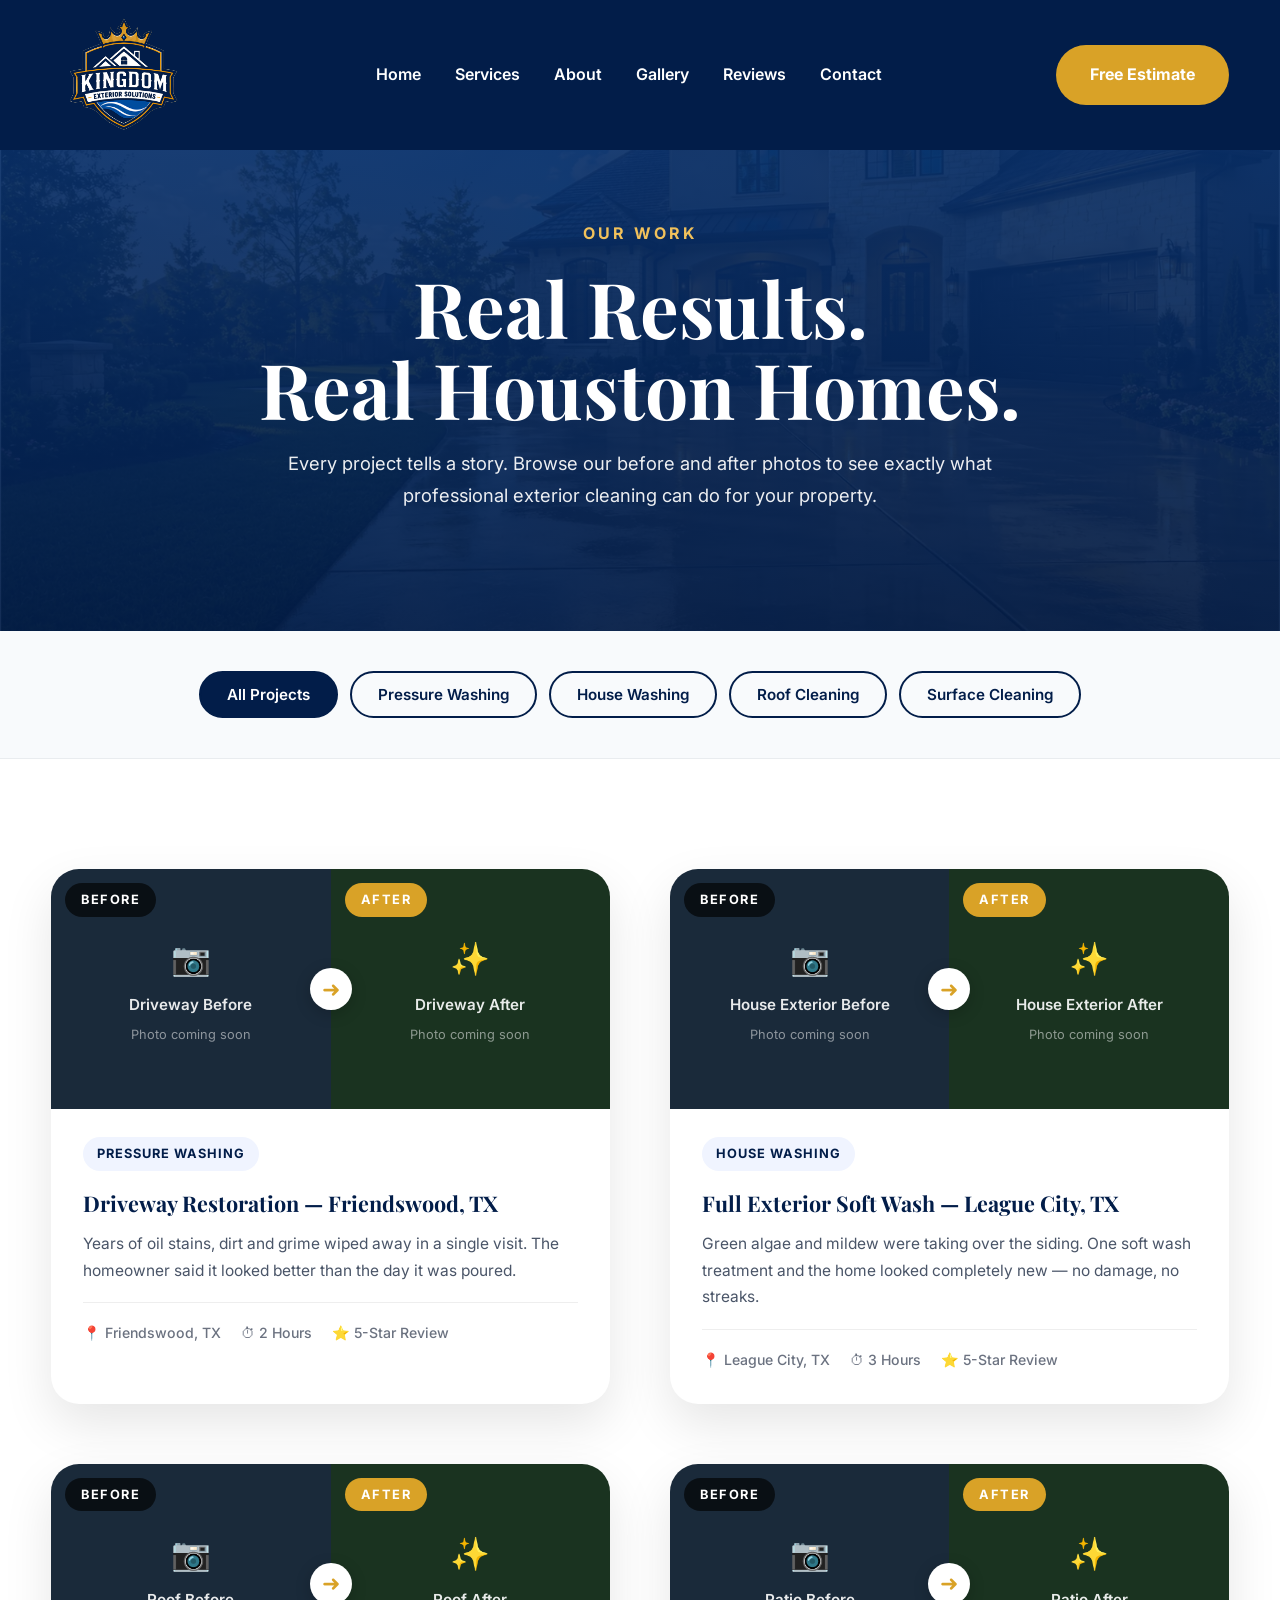
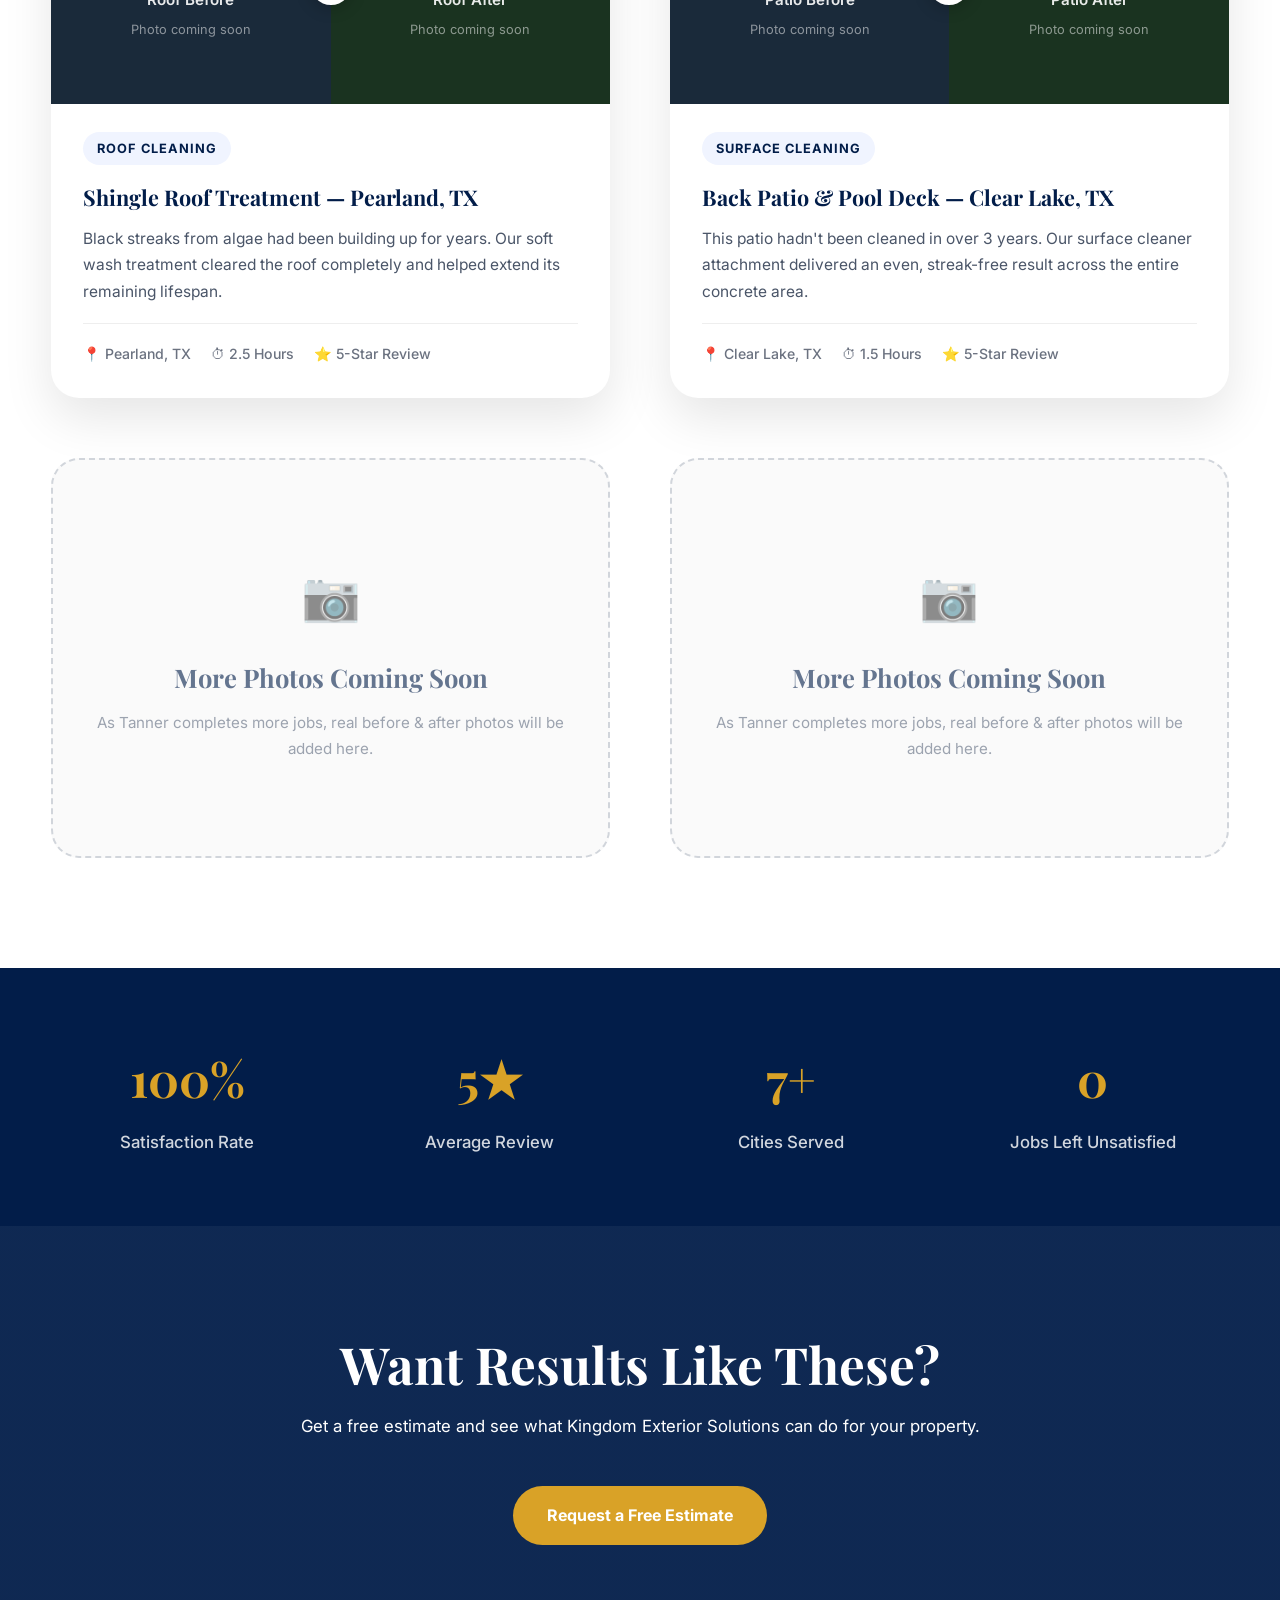
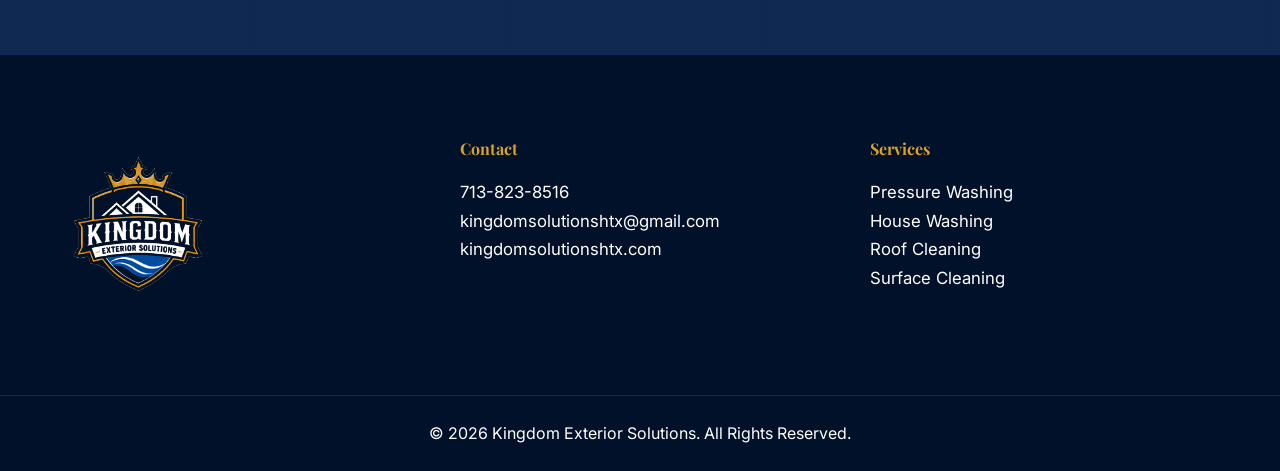
<file: gallery.html>
<!DOCTYPE html>
<html lang="en">
<head>

    <meta charset="UTF-8">
    <meta name="viewport" content="width=device-width, initial-scale=1.0">

    <title>Before & After Gallery | Kingdom Exterior Solutions Houston TX</title>

    <meta name="description" content="See the real results Kingdom Exterior Solutions delivers — before and after photos from pressure washing, roof cleaning, house washing and driveway cleaning jobs across Houston TX.">

    <meta name="keywords" content="pressure washing before after Houston, roof cleaning results Houston, house washing before after, driveway cleaning results Houston TX">

    <meta name="author" content="Kingdom Exterior Solutions">

    <meta property="og:title" content="Before & After Gallery | Kingdom Exterior Solutions">
    <meta property="og:description" content="Real results from real jobs. See what professional exterior cleaning can do for your property.">
    <meta property="og:type" content="website">
    <meta property="og:image" content="images/kingdom-social-share.webp">
    <meta property="og:url" content="https://kingdomsolutionshtx.com/gallery.html">

    <link rel="canonical" href="https://kingdomsolutionshtx.com/gallery.html">

    <link rel="preconnect" href="https://fonts.googleapis.com">
    <link rel="preconnect" href="https://fonts.gstatic.com" crossorigin>
    <link href="https://fonts.googleapis.com/css2?family=Inter:wght@300;400;500;600;700;800&family=Playfair+Display:wght@600;700;800&display=swap" rel="stylesheet">

    <link rel="stylesheet" href="css/style.css">

    <style>

        /* =====================
           GALLERY PAGE EXTRAS
        ===================== */

        /* Filter bar */

        .filter-bar {
            background: #f8fafc;
            padding: 40px 0;
            border-bottom: 1px solid #e9ecef;
        }

        .filter-inner {
            display: flex;
            flex-wrap: wrap;
            gap: 12px;
            justify-content: center;
        }

        .filter-btn {
            padding: 12px 26px;
            border-radius: 999px;
            border: 2px solid #021D49;
            background: transparent;
            color: #021D49;
            font-weight: 600;
            font-family: 'Inter', sans-serif;
            font-size: .95rem;
            cursor: pointer;
            transition: .25s ease;
        }

        .filter-btn:hover,
        .filter-btn.active {
            background: #021D49;
            color: white;
        }

        /* Projects section */

        .projects-section {
            background: #ffffff;
        }

        .projects-grid {
            display: grid;
            grid-template-columns: repeat(2, 1fr);
            gap: 60px;
        }

        /* Project card */

        .project-card {
            border-radius: 28px;
            overflow: hidden;
            box-shadow: 0 20px 50px rgba(0,0,0,.10);
            background: white;
            transition: .35s ease;
        }

        .project-card:hover {
            transform: translateY(-8px);
            box-shadow: 0 30px 70px rgba(0,0,0,.15);
        }

        /* Before / After image pair */

        .before-after-pair {
            display: grid;
            grid-template-columns: 1fr 1fr;
            gap: 0;
        }

        .before-block,
        .after-block {
            position: relative;
            overflow: hidden;
        }

        .before-block img,
        .after-block img {
            width: 100%;
            height: 240px;
            object-fit: cover;
            display: block;
            transition: transform .4s ease;
        }

        .project-card:hover .before-block img,
        .project-card:hover .after-block img {
            transform: scale(1.04);
        }

        .photo-placeholder {
            width: 100%;
            height: 240px;
            display: flex;
            flex-direction: column;
            align-items: center;
            justify-content: center;
            gap: 6px;
            text-align: center;
            padding: 20px;
        }

        .photo-placeholder--before {
            background: #1a2a3a;
        }

        .photo-placeholder--after {
            background: #1a3320;
        }

        .photo-placeholder span {
            font-size: 2rem;
            display: block;
        }

        .photo-placeholder p {
            color: rgba(255,255,255,0.9);
            font-weight: 600;
            font-size: 0.95rem;
            margin: 0;
        }

        .photo-placeholder small {
            color: rgba(255,255,255,0.5);
            font-size: 0.8rem;
        }

        .before-label,
        .after-label {
            position: absolute;
            top: 14px;
            left: 14px;
            padding: 6px 16px;
            border-radius: 999px;
            font-size: .8rem;
            font-weight: 700;
            letter-spacing: 1.5px;
            text-transform: uppercase;
        }

        .before-label {
            background: rgba(0,0,0,.65);
            color: white;
        }

        .after-label {
            background: #D9A227;
            color: white;
        }

        /* Divider arrow */

        .ba-divider {
            position: relative;
        }

        .ba-divider::after {
            content: "➜";
            position: absolute;
            top: 50%;
            left: 50%;
            transform: translate(-50%, -50%);
            background: white;
            color: #D9A227;
            font-size: 1.4rem;
            width: 42px;
            height: 42px;
            display: flex;
            align-items: center;
            justify-content: center;
            border-radius: 50%;
            box-shadow: 0 4px 16px rgba(0,0,0,.2);
            z-index: 10;
            pointer-events: none;
        }

        /* Card info */

        .project-info {
            padding: 28px 32px 32px;
        }

        .project-tag {
            display: inline-block;
            background: #f0f4ff;
            color: #021D49;
            font-size: .8rem;
            font-weight: 700;
            letter-spacing: 1px;
            text-transform: uppercase;
            padding: 6px 14px;
            border-radius: 999px;
            margin-bottom: 14px;
        }

        .project-info h3 {
            color: #021D49;
            font-size: 1.35rem;
            margin-bottom: 10px;
        }

        .project-info p {
            color: #4a5568;
            font-size: .97rem;
        }

        .project-meta {
            display: flex;
            gap: 20px;
            margin-top: 18px;
            padding-top: 18px;
            border-top: 1px solid #eee;
            font-size: .88rem;
            color: #6b7280;
            font-weight: 500;
        }

        .project-meta span::before {
            margin-right: 5px;
        }

        /* Stats bar */

        .results-bar {
            background: #021D49;
            padding: 70px 0;
        }

        .results-grid {
            display: grid;
            grid-template-columns: repeat(4, 1fr);
            gap: 30px;
            text-align: center;
        }

        .result-stat h3 {
            font-size: 3rem;
            color: #D9A227;
            font-family: 'Playfair Display', serif;
            margin-bottom: 8px;
        }

        .result-stat p {
            color: rgba(255,255,255,.82);
            font-weight: 500;
        }

        /* Coming soon placeholder */

        .placeholder-card {
            border-radius: 28px;
            border: 2px dashed #d1d5db;
            display: flex;
            flex-direction: column;
            align-items: center;
            justify-content: center;
            padding: 60px 40px;
            text-align: center;
            min-height: 400px;
            background: #fafafa;
        }

        .placeholder-icon {
            font-size: 3rem;
            margin-bottom: 20px;
            opacity: .5;
        }

        .placeholder-card h3 {
            color: #021D49;
            margin-bottom: 10px;
            opacity: .6;
        }

        .placeholder-card p {
            color: #9ca3af;
            font-size: .95rem;
        }

        /* Responsive */

        @media (max-width: 992px) {

            .projects-grid {
                grid-template-columns: 1fr;
                gap: 40px;
            }

            .results-grid {
                grid-template-columns: repeat(2, 1fr);
            }

        }

        @media (max-width: 600px) {

            .before-block img,
            .after-block img {
                height: 160px;
            }

            .results-grid {
                grid-template-columns: 1fr 1fr;
            }

        }

    </style>

</head>

<body>

<!-- ========================= HEADER ========================= -->

<header class="site-header">

    <div class="container header-inner">

        <a href="index.html" class="logo">
            <img src="images/Kingdom-Exterior-Solutions-Logo.svg"
                 alt="Kingdom Exterior Solutions Logo">
        </a>

        <nav class="nav-menu" id="navMenu">
            <a href="index.html">Home</a>
            <a href="services.html">Services</a>
            <a href="about.html">About</a>
            <a href="gallery.html">Gallery</a>
            <a href="reviews.html">Reviews</a>
            <a href="contact.html">Contact</a>
        </nav>

        <a href="contact.html" class="header-btn">
            Free Estimate
        </a>

        <button class="hamburger" id="hamburger" aria-label="Open menu"><span></span><span></span><span></span></button>

    </div>

</header>

<!-- ========================= PAGE HERO ========================= -->

<section class="page-hero">

    <div class="container">

        <div class="page-hero-content">

            <span>Our Work</span>

            <h1>Real Results.<br>Real Houston Homes.</h1>

            <p>
                Every project tells a story. Browse our before and after photos
                to see exactly what professional exterior cleaning can do for
                your property.
            </p>

        </div>

    </div>

</section>

<!-- ========================= FILTER BAR ========================= -->

<div class="filter-bar">

    <div class="container filter-inner">

        <button class="filter-btn active" onclick="filterProjects('all', this)">All Projects</button>
        <button class="filter-btn" onclick="filterProjects('pressure-washing', this)">Pressure Washing</button>
        <button class="filter-btn" onclick="filterProjects('house-washing', this)">House Washing</button>
        <button class="filter-btn" onclick="filterProjects('roof-cleaning', this)">Roof Cleaning</button>
        <button class="filter-btn" onclick="filterProjects('surface-cleaning', this)">Surface Cleaning</button>

    </div>

</div>

<!-- ========================= PROJECTS GRID ========================= -->

<section class="projects-section">

    <div class="container">

        <div class="projects-grid" id="projectsGrid">

            <!-- PROJECT 1: Driveway -->
            <!-- TO UPDATE: Replace the photo-placeholder divs below with real <img> tags when you have job photos -->
            <div class="project-card" data-category="pressure-washing">

                <div class="before-after-pair ba-divider">

                    <div class="before-block">
                        <span class="before-label">Before</span>
                        <div class="photo-placeholder photo-placeholder--before">
                            <span>📷</span><p>Driveway Before</p><small>Photo coming soon</small>
                        </div>
                    </div>

                    <div class="after-block">
                        <span class="after-label">After</span>
                        <div class="photo-placeholder photo-placeholder--after">
                            <span>✨</span><p>Driveway After</p><small>Photo coming soon</small>
                        </div>
                    </div>

                </div>

                <div class="project-info">
                    <span class="project-tag">Pressure Washing</span>
                    <h3>Driveway Restoration — Friendswood, TX</h3>
                    <p>
                        Years of oil stains, dirt and grime wiped away in a single
                        visit. The homeowner said it looked better than the day it
                        was poured.
                    </p>
                    <div class="project-meta">
                        <span>📍 Friendswood, TX</span>
                        <span>⏱ 2 Hours</span>
                        <span>⭐ 5-Star Review</span>
                    </div>
                </div>

            </div>

            <!-- PROJECT 2: House Washing -->
            <!-- TO UPDATE: Replace the photo-placeholder divs below with real <img> tags when you have job photos -->
            <div class="project-card" data-category="house-washing">

                <div class="before-after-pair ba-divider">

                    <div class="before-block">
                        <span class="before-label">Before</span>
                        <div class="photo-placeholder photo-placeholder--before">
                            <span>📷</span><p>House Exterior Before</p><small>Photo coming soon</small>
                        </div>
                    </div>

                    <div class="after-block">
                        <span class="after-label">After</span>
                        <div class="photo-placeholder photo-placeholder--after">
                            <span>✨</span><p>House Exterior After</p><small>Photo coming soon</small>
                        </div>
                    </div>

                </div>

                <div class="project-info">
                    <span class="project-tag">House Washing</span>
                    <h3>Full Exterior Soft Wash — League City, TX</h3>
                    <p>
                        Green algae and mildew were taking over the siding. One
                        soft wash treatment and the home looked completely new —
                        no damage, no streaks.
                    </p>
                    <div class="project-meta">
                        <span>📍 League City, TX</span>
                        <span>⏱ 3 Hours</span>
                        <span>⭐ 5-Star Review</span>
                    </div>
                </div>

            </div>

            <!-- PROJECT 3: Roof Cleaning -->
            <!-- TO UPDATE: Replace the photo-placeholder divs below with real <img> tags when you have job photos -->
            <div class="project-card" data-category="roof-cleaning">

                <div class="before-after-pair ba-divider">

                    <div class="before-block">
                        <span class="before-label">Before</span>
                        <div class="photo-placeholder photo-placeholder--before">
                            <span>📷</span><p>Roof Before</p><small>Photo coming soon</small>
                        </div>
                    </div>

                    <div class="after-block">
                        <span class="after-label">After</span>
                        <div class="photo-placeholder photo-placeholder--after">
                            <span>✨</span><p>Roof After</p><small>Photo coming soon</small>
                        </div>
                    </div>

                </div>

                <div class="project-info">
                    <span class="project-tag">Roof Cleaning</span>
                    <h3>Shingle Roof Treatment — Pearland, TX</h3>
                    <p>
                        Black streaks from algae had been building up for years.
                        Our soft wash treatment cleared the roof completely and
                        helped extend its remaining lifespan.
                    </p>
                    <div class="project-meta">
                        <span>📍 Pearland, TX</span>
                        <span>⏱ 2.5 Hours</span>
                        <span>⭐ 5-Star Review</span>
                    </div>
                </div>

            </div>

            <!-- PROJECT 4: Surface Cleaning -->
            <!-- TO UPDATE: Replace the photo-placeholder divs below with real <img> tags when you have job photos -->
            <div class="project-card" data-category="surface-cleaning">

                <div class="before-after-pair ba-divider">

                    <div class="before-block">
                        <span class="before-label">Before</span>
                        <div class="photo-placeholder photo-placeholder--before">
                            <span>📷</span><p>Patio Before</p><small>Photo coming soon</small>
                        </div>
                    </div>

                    <div class="after-block">
                        <span class="after-label">After</span>
                        <div class="photo-placeholder photo-placeholder--after">
                            <span>✨</span><p>Patio After</p><small>Photo coming soon</small>
                        </div>
                    </div>

                </div>

                <div class="project-info">
                    <span class="project-tag">Surface Cleaning</span>
                    <h3>Back Patio & Pool Deck — Clear Lake, TX</h3>
                    <p>
                        This patio hadn't been cleaned in over 3 years. Our
                        surface cleaner attachment delivered an even, streak-free
                        result across the entire concrete area.
                    </p>
                    <div class="project-meta">
                        <span>📍 Clear Lake, TX</span>
                        <span>⏱ 1.5 Hours</span>
                        <span>⭐ 5-Star Review</span>
                    </div>
                </div>

            </div>

            <!-- PLACEHOLDER CARDS — Remove these when you have more real photos -->

            <div class="placeholder-card" data-category="all-placeholder">
                <div class="placeholder-icon">📷</div>
                <h3>More Photos Coming Soon</h3>
                <p>As Tanner completes more jobs, real before & after photos will be added here.</p>
            </div>

            <div class="placeholder-card" data-category="all-placeholder">
                <div class="placeholder-icon">📷</div>
                <h3>More Photos Coming Soon</h3>
                <p>As Tanner completes more jobs, real before & after photos will be added here.</p>
            </div>

        </div>

    </div>

</section>

<!-- ========================= RESULTS BAR ========================= -->

<section class="results-bar">

    <div class="container results-grid">

        <div class="result-stat">
            <h3>100%</h3>
            <p>Satisfaction Rate</p>
        </div>

        <div class="result-stat">
            <h3>5★</h3>
            <p>Average Review</p>
        </div>

        <div class="result-stat">
            <h3>7+</h3>
            <p>Cities Served</p>
        </div>

        <div class="result-stat">
            <h3>0</h3>
            <p>Jobs Left Unsatisfied</p>
        </div>

    </div>

</section>

<!-- ========================= FINAL CTA ========================= -->

<section class="final-cta">

    <div class="container">

        <h2>Want Results Like These?</h2>

        <p>
            Get a free estimate and see what Kingdom Exterior Solutions
            can do for your property.
        </p>

        <a href="contact.html" class="btn-primary">
            Request a Free Estimate
        </a>

    </div>

</section>

<!-- ========================= FOOTER ========================= -->

<footer class="site-footer">

    <div class="container footer-grid">

        <div>
            <img src="images/Kingdom-Exterior-Solutions-Logo.svg"
                 alt="Kingdom Exterior Solutions">
        </div>

        <div>
            <h4>Contact</h4>
            <p>713-823-8516</p>
            <p>kingdomsolutionshtx@gmail.com</p>
            <p>kingdomsolutionshtx.com</p>
        </div>

        <div>
            <h4>Services</h4>
            <p>Pressure Washing</p>
            <p>House Washing</p>
            <p>Roof Cleaning</p>
            <p>Surface Cleaning</p>
        </div>

    </div>

    <div class="footer-bottom">
        © 2026 Kingdom Exterior Solutions. All Rights Reserved.
    </div>

</footer>

<!-- ========================= FILTER SCRIPT ========================= -->

<script>

    function filterProjects(category, btn) {

        // Update active button
        document.querySelectorAll('.filter-btn').forEach(b => b.classList.remove('active'));
        btn.classList.add('active');

        // Show/hide cards
        document.querySelectorAll('.project-card, .placeholder-card').forEach(card => {
            if (category === 'all') {
                card.style.display = '';
            } else if (card.dataset.category === category) {
                card.style.display = '';
            } else if (card.dataset.category === 'all-placeholder' && category === 'all') {
                card.style.display = '';
            } else {
                card.style.display = 'none';
            }
        });

    }

</script>

<script>
(function(){
    var btn = document.getElementById('hamburger');
    var nav = document.getElementById('navMenu');
    if(!btn || !nav) return;
    btn.addEventListener('click', function(){
        btn.classList.toggle('open');
        nav.classList.toggle('open');
    });
    nav.querySelectorAll('a').forEach(function(a){
        a.addEventListener('click', function(){
            btn.classList.remove('open');
            nav.classList.remove('open');
        });
    });
})();
</script>

</body>
</html>
</file>
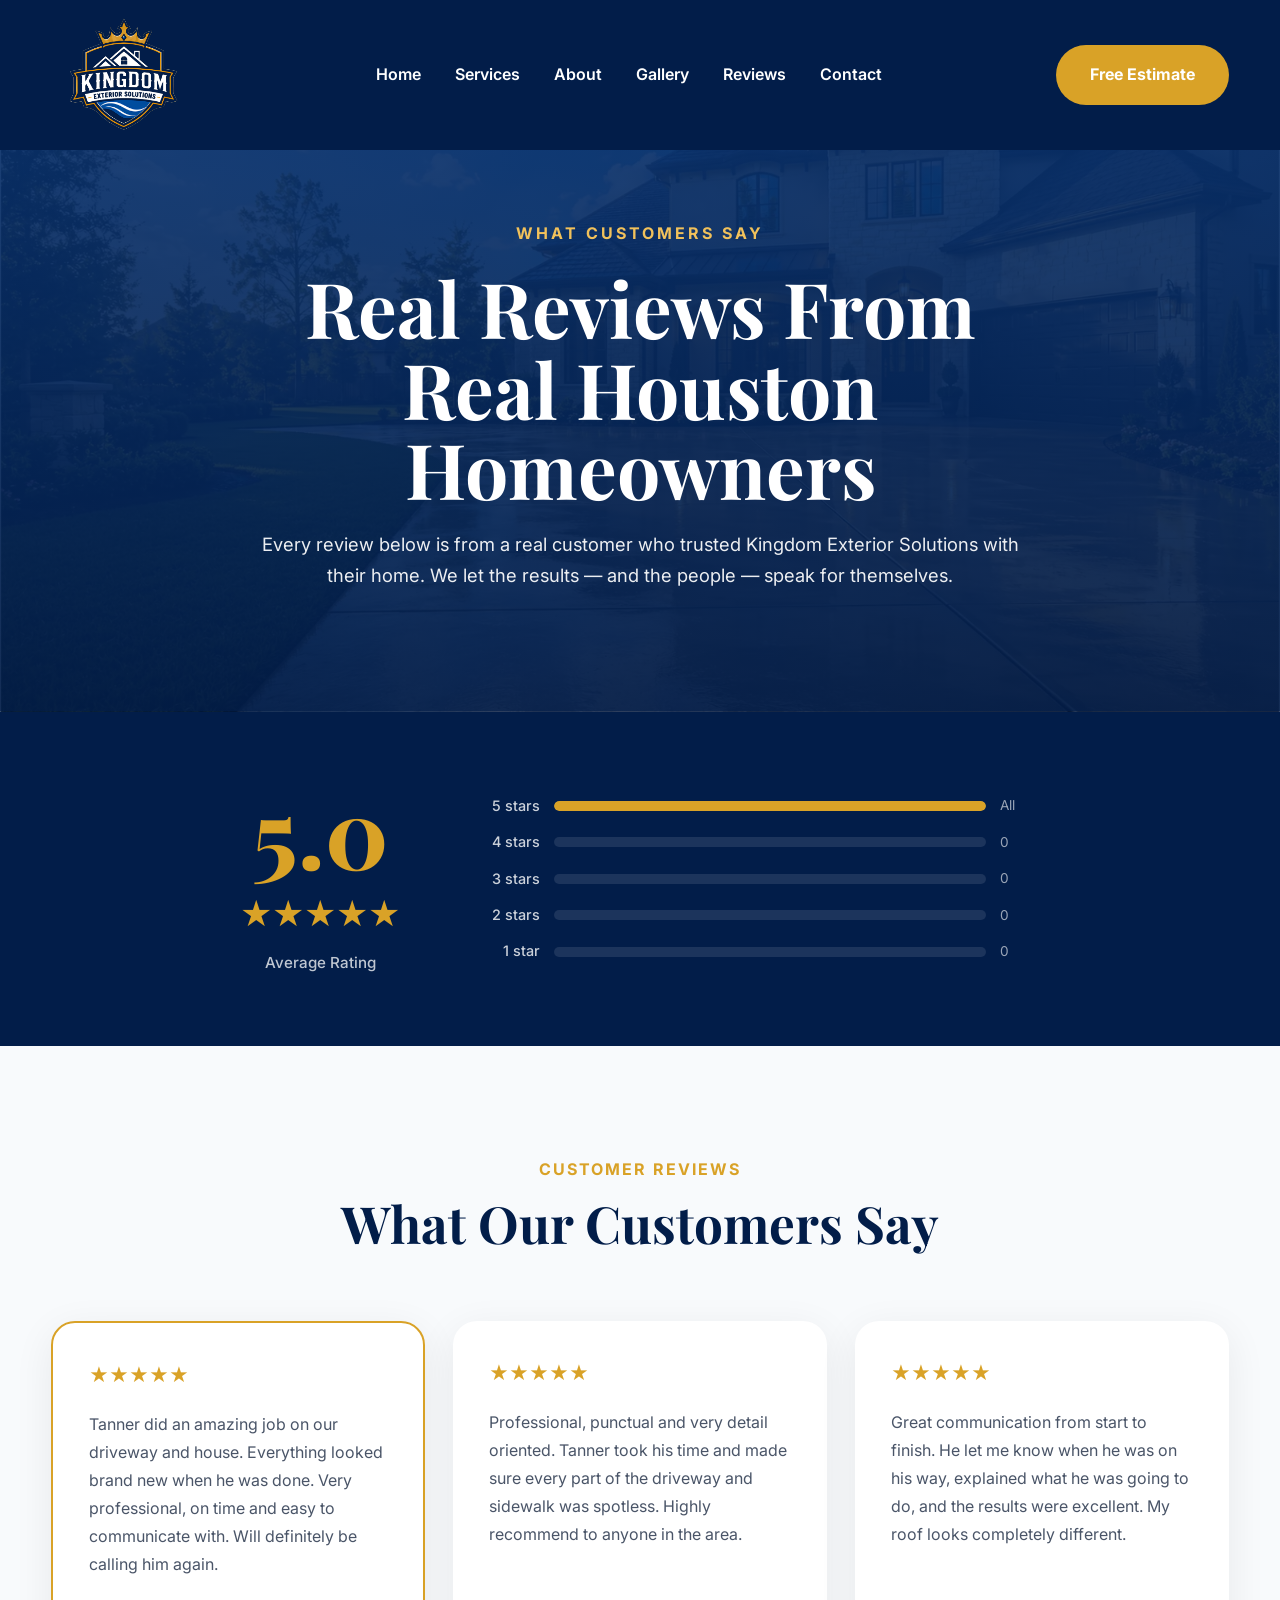
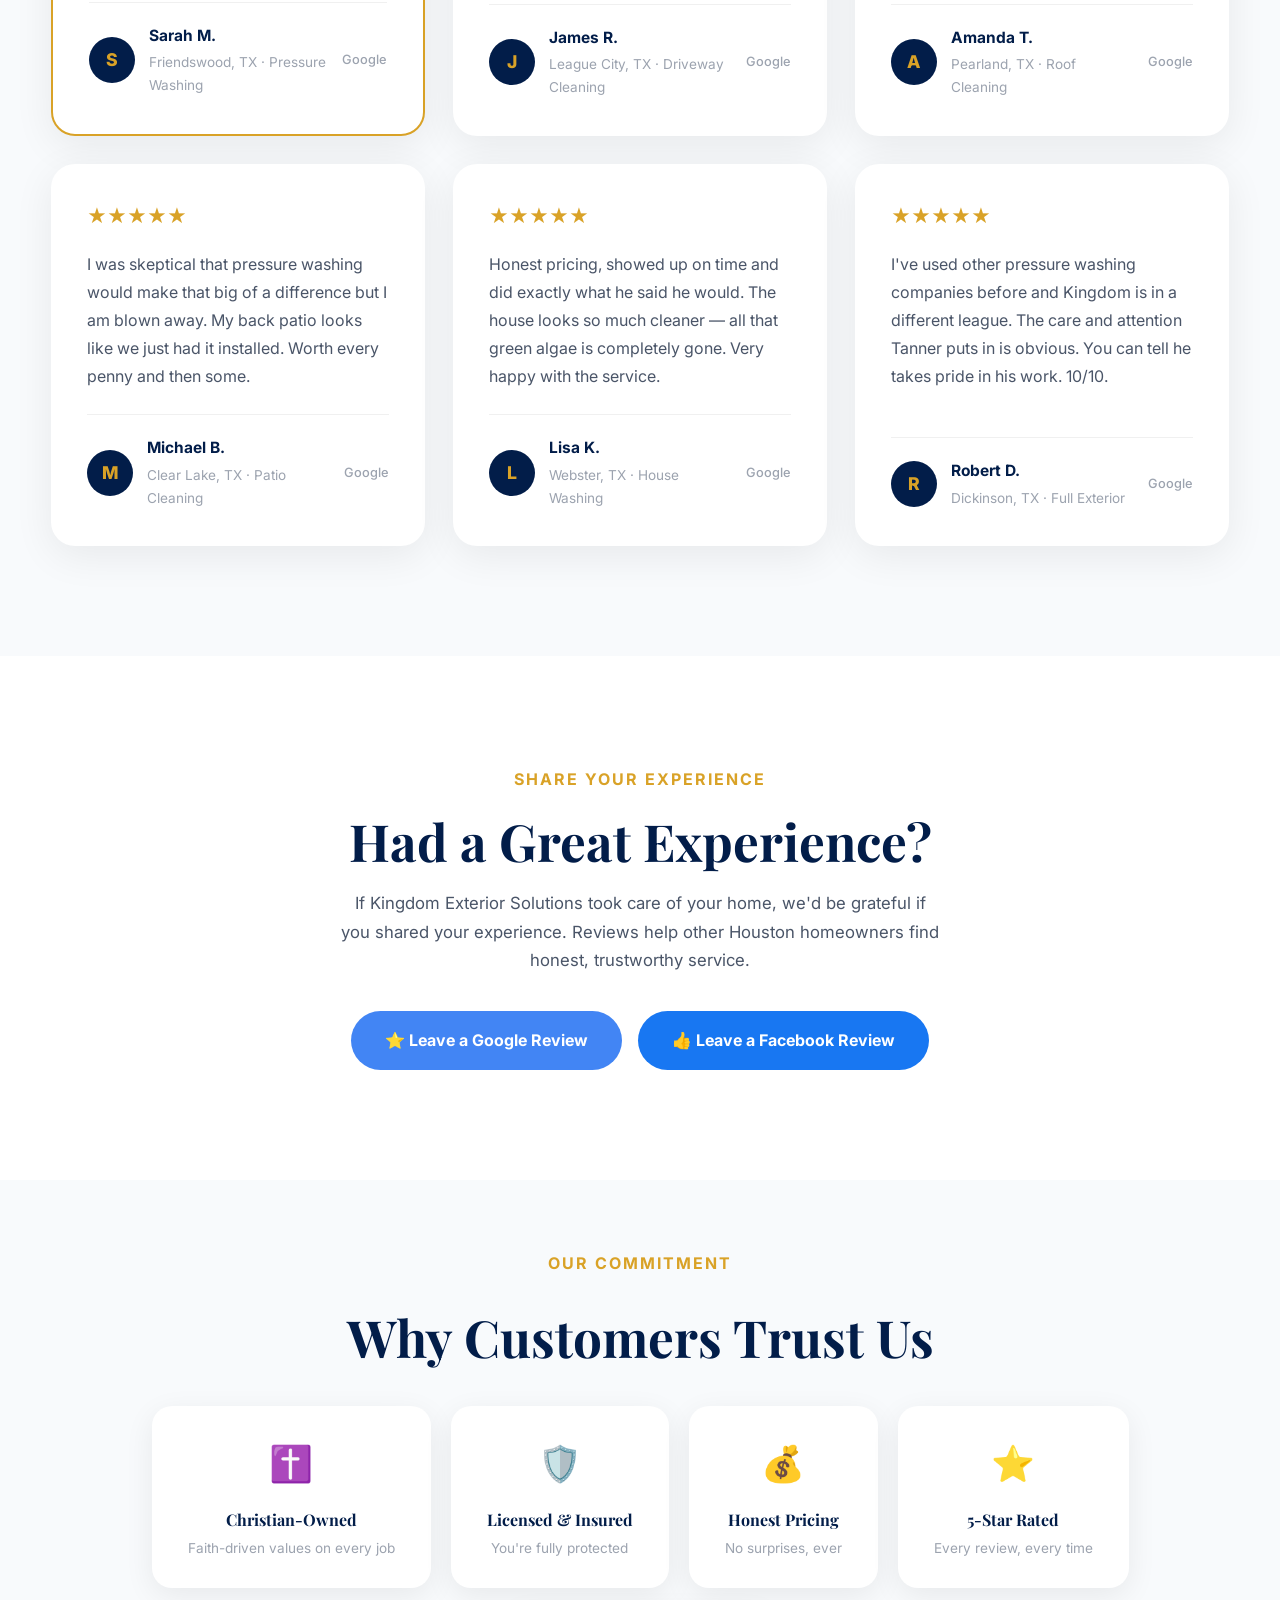
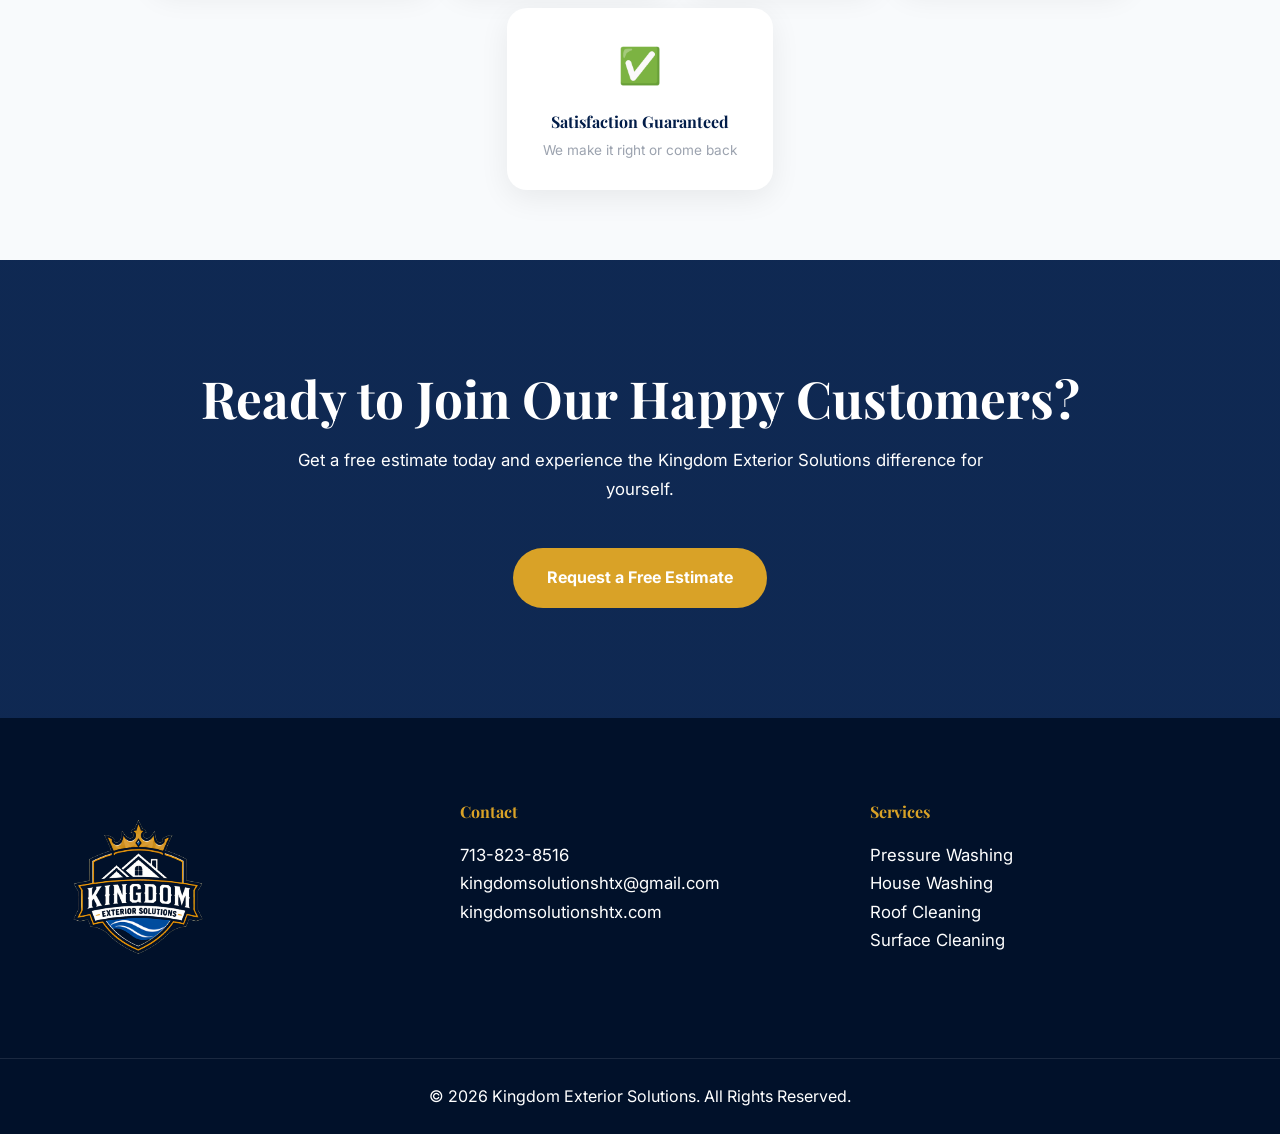
<file: reviews.html>
<!DOCTYPE html>
<html lang="en">
<head>
    <meta charset="UTF-8">
    <meta name="viewport" content="width=device-width, initial-scale=1.0">
    <title>Customer Reviews | Kingdom Exterior Solutions Houston TX</title>
    <meta name="description" content="See what Houston homeowners say about Kingdom Exterior Solutions. 5-star reviews for pressure washing, roof cleaning, house washing and exterior cleaning services.">
    <link rel="canonical" href="https://kingdomsolutionshtx.com/reviews.html">
    <link rel="preconnect" href="https://fonts.googleapis.com">
    <link rel="preconnect" href="https://fonts.gstatic.com" crossorigin>
    <link href="https://fonts.googleapis.com/css2?family=Inter:wght@300;400;500;600;700;800&family=Playfair+Display:wght@600;700;800&display=swap" rel="stylesheet">
    <link rel="stylesheet" href="css/style.css">
    <style>
        .rating-summary{background:#021D49;padding:70px 0}
        .rating-grid{display:grid;grid-template-columns:auto 1fr;gap:80px;align-items:center;max-width:800px;margin:0 auto}
        .rating-number{font-family:'Playfair Display',serif;font-size:6rem;font-weight:800;color:#D9A227;line-height:1}
        .rating-stars-big{color:#D9A227;font-size:2rem;margin:10px 0 8px}
        .rating-label{color:rgba(255,255,255,.75);font-size:.95rem;font-weight:500}
        .rating-bars{display:flex;flex-direction:column;gap:12px}
        .rating-bar-row{display:grid;grid-template-columns:60px 1fr 40px;gap:14px;align-items:center}
        .rating-bar-label{color:rgba(255,255,255,.8);font-size:.9rem;font-weight:500;text-align:right}
        .rating-bar-track{height:10px;background:rgba(255,255,255,.1);border-radius:999px;overflow:hidden}
        .rating-bar-fill{height:100%;background:#D9A227;border-radius:999px}
        .rating-bar-count{color:rgba(255,255,255,.6);font-size:.85rem}
        .reviews-section{background:#f8fafc}
        .reviews-grid{display:grid;grid-template-columns:repeat(3,1fr);gap:28px}
        .review-card{background:#fff;border-radius:24px;padding:36px;box-shadow:0 10px 40px rgba(0,0,0,.07);display:flex;flex-direction:column;transition:.3s ease}
        .review-card:hover{transform:translateY(-6px);box-shadow:0 20px 50px rgba(0,0,0,.12)}
        .review-card.featured{border:2px solid #D9A227}
        .review-stars{color:#D9A227;font-size:1.2rem;margin-bottom:18px}
        .review-text{color:#4a5568;font-size:1rem;line-height:1.75;flex-grow:1;margin-bottom:24px}
        .review-footer{display:flex;align-items:center;gap:14px;padding-top:20px;border-top:1px solid #f0f0f0}
        .review-avatar{width:46px;height:46px;border-radius:50%;background:#021D49;color:#D9A227;font-weight:800;font-size:1.1rem;display:flex;align-items:center;justify-content:center;flex-shrink:0}
        .review-name{font-weight:700;color:#021D49;font-size:.97rem}
        .review-meta{font-size:.85rem;color:#9ca3af;margin-top:2px}
        .review-source{margin-left:auto;font-size:.8rem;color:#9ca3af;font-weight:500}
        .leave-review{background:#fff;text-align:center}
        .leave-review h2{color:#021D49;margin-bottom:20px}
        .leave-review p{max-width:600px;margin:0 auto 36px;color:#4a5568;font-size:1.05rem}
        .review-buttons{display:flex;gap:16px;justify-content:center;flex-wrap:wrap}
        .btn-google{display:inline-flex;align-items:center;gap:10px;padding:16px 34px;border-radius:999px;background:#4285F4;color:#fff;font-weight:700;transition:.3s ease}
        .btn-google:hover{transform:translateY(-3px);opacity:.9}
        .btn-facebook{display:inline-flex;align-items:center;gap:10px;padding:16px 34px;border-radius:999px;background:#1877F2;color:#fff;font-weight:700;transition:.3s ease}
        .btn-facebook:hover{transform:translateY(-3px);opacity:.9}
        .trust-section{background:#f8fafc;padding:70px 0;text-align:center}
        .trust-badges{display:flex;justify-content:center;flex-wrap:wrap;gap:20px;margin-top:40px}
        .trust-badge{background:#fff;border-radius:20px;padding:28px 36px;box-shadow:0 8px 30px rgba(0,0,0,.07);min-width:180px}
        .trust-badge-icon{font-size:2.2rem;margin-bottom:12px}
        .trust-badge h4{color:#021D49;font-size:1rem;margin-bottom:4px}
        .trust-badge p{color:#9ca3af;font-size:.85rem}
        @media(max-width:992px){
            .reviews-grid{grid-template-columns:1fr}
            .rating-grid{grid-template-columns:1fr;gap:40px;text-align:center}
        }
    </style>
</head>
<body>

<header class="site-header">
    <div class="container header-inner">
        <a href="index.html" class="logo"><img src="images/Kingdom-Exterior-Solutions-Logo.svg" alt="Kingdom Exterior Solutions Logo"></a>
        <nav class="nav-menu" id="navMenu">
            <a href="index.html">Home</a>
            <a href="services.html">Services</a>
            <a href="about.html">About</a>
            <a href="gallery.html">Gallery</a>
            <a href="reviews.html">Reviews</a>
            <a href="contact.html">Contact</a>
        </nav>
        <a href="contact.html" class="header-btn">Free Estimate</a>
        <button class="hamburger" id="hamburger" aria-label="Open menu"><span></span><span></span><span></span></button>
    </div>
</header>

<section class="page-hero">
    <div class="container">
        <div class="page-hero-content">
            <span>What Customers Say</span>
            <h1>Real Reviews From<br>Real Houston Homeowners</h1>
            <p>Every review below is from a real customer who trusted Kingdom Exterior Solutions with their home. We let the results — and the people — speak for themselves.</p>
        </div>
    </div>
</section>

<section class="rating-summary">
    <div class="container">
        <div class="rating-grid">
            <div style="text-align:center">
                <div class="rating-number">5.0</div>
                <div class="rating-stars-big">★★★★★</div>
                <div class="rating-label">Average Rating</div>
            </div>
            <div class="rating-bars">
                <div class="rating-bar-row"><span class="rating-bar-label">5 stars</span><div class="rating-bar-track"><div class="rating-bar-fill" style="width:100%"></div></div><span class="rating-bar-count">All</span></div>
                <div class="rating-bar-row"><span class="rating-bar-label">4 stars</span><div class="rating-bar-track"><div class="rating-bar-fill" style="width:0%"></div></div><span class="rating-bar-count">0</span></div>
                <div class="rating-bar-row"><span class="rating-bar-label">3 stars</span><div class="rating-bar-track"><div class="rating-bar-fill" style="width:0%"></div></div><span class="rating-bar-count">0</span></div>
                <div class="rating-bar-row"><span class="rating-bar-label">2 stars</span><div class="rating-bar-track"><div class="rating-bar-fill" style="width:0%"></div></div><span class="rating-bar-count">0</span></div>
                <div class="rating-bar-row"><span class="rating-bar-label">1 star</span><div class="rating-bar-track"><div class="rating-bar-fill" style="width:0%"></div></div><span class="rating-bar-count">0</span></div>
            </div>
        </div>
    </div>
</section>

<section class="reviews-section">
    <div class="container">
        <div class="section-heading"><span>Customer Reviews</span><h2>What Our Customers Say</h2></div>
        <div class="reviews-grid">

            <!-- ADD NEW REVIEWS HERE — copy a review-card block and paste below this line -->

            <div class="review-card featured">
                <div class="review-stars">★★★★★</div>
                <p class="review-text">Tanner did an amazing job on our driveway and house. Everything looked brand new when he was done. Very professional, on time and easy to communicate with. Will definitely be calling him again.</p>
                <div class="review-footer">
                    <div class="review-avatar">S</div>
                    <div><div class="review-name">Sarah M.</div><div class="review-meta">Friendswood, TX · Pressure Washing</div></div>
                    <span class="review-source">Google</span>
                </div>
            </div>

            <div class="review-card">
                <div class="review-stars">★★★★★</div>
                <p class="review-text">Professional, punctual and very detail oriented. Tanner took his time and made sure every part of the driveway and sidewalk was spotless. Highly recommend to anyone in the area.</p>
                <div class="review-footer">
                    <div class="review-avatar">J</div>
                    <div><div class="review-name">James R.</div><div class="review-meta">League City, TX · Driveway Cleaning</div></div>
                    <span class="review-source">Google</span>
                </div>
            </div>

            <div class="review-card">
                <div class="review-stars">★★★★★</div>
                <p class="review-text">Great communication from start to finish. He let me know when he was on his way, explained what he was going to do, and the results were excellent. My roof looks completely different.</p>
                <div class="review-footer">
                    <div class="review-avatar">A</div>
                    <div><div class="review-name">Amanda T.</div><div class="review-meta">Pearland, TX · Roof Cleaning</div></div>
                    <span class="review-source">Google</span>
                </div>
            </div>

            <div class="review-card">
                <div class="review-stars">★★★★★</div>
                <p class="review-text">I was skeptical that pressure washing would make that big of a difference but I am blown away. My back patio looks like we just had it installed. Worth every penny and then some.</p>
                <div class="review-footer">
                    <div class="review-avatar">M</div>
                    <div><div class="review-name">Michael B.</div><div class="review-meta">Clear Lake, TX · Patio Cleaning</div></div>
                    <span class="review-source">Google</span>
                </div>
            </div>

            <div class="review-card">
                <div class="review-stars">★★★★★</div>
                <p class="review-text">Honest pricing, showed up on time and did exactly what he said he would. The house looks so much cleaner — all that green algae is completely gone. Very happy with the service.</p>
                <div class="review-footer">
                    <div class="review-avatar">L</div>
                    <div><div class="review-name">Lisa K.</div><div class="review-meta">Webster, TX · House Washing</div></div>
                    <span class="review-source">Google</span>
                </div>
            </div>

            <div class="review-card">
                <div class="review-stars">★★★★★</div>
                <p class="review-text">I've used other pressure washing companies before and Kingdom is in a different league. The care and attention Tanner puts in is obvious. You can tell he takes pride in his work. 10/10.</p>
                <div class="review-footer">
                    <div class="review-avatar">R</div>
                    <div><div class="review-name">Robert D.</div><div class="review-meta">Dickinson, TX · Full Exterior</div></div>
                    <span class="review-source">Google</span>
                </div>
            </div>

        </div>
    </div>
</section>

<section class="leave-review">
    <div class="container">
        <span class="section-label">Share Your Experience</span>
        <h2>Had a Great Experience?</h2>
        <p>If Kingdom Exterior Solutions took care of your home, we'd be grateful if you shared your experience. Reviews help other Houston homeowners find honest, trustworthy service.</p>
        <div class="review-buttons">
            <!-- Replace # with your actual Google review link -->
            <a href="#" class="btn-google" target="_blank" rel="noopener">⭐ Leave a Google Review</a>
            <!-- Replace # with your actual Facebook review link -->
            <a href="#" class="btn-facebook" target="_blank" rel="noopener">👍 Leave a Facebook Review</a>
        </div>
    </div>
</section>

<section class="trust-section">
    <div class="container">
        <span class="section-label">Our Commitment</span>
        <h2 style="color:#021D49;margin-top:12px;">Why Customers Trust Us</h2>
        <div class="trust-badges">
            <div class="trust-badge"><div class="trust-badge-icon">✝️</div><h4>Christian-Owned</h4><p>Faith-driven values on every job</p></div>
            <div class="trust-badge"><div class="trust-badge-icon">🛡️</div><h4>Licensed & Insured</h4><p>You're fully protected</p></div>
            <div class="trust-badge"><div class="trust-badge-icon">💰</div><h4>Honest Pricing</h4><p>No surprises, ever</p></div>
            <div class="trust-badge"><div class="trust-badge-icon">⭐</div><h4>5-Star Rated</h4><p>Every review, every time</p></div>
            <div class="trust-badge"><div class="trust-badge-icon">✅</div><h4>Satisfaction Guaranteed</h4><p>We make it right or come back</p></div>
        </div>
    </div>
</section>

<section class="final-cta">
    <div class="container">
        <h2>Ready to Join Our Happy Customers?</h2>
        <p>Get a free estimate today and experience the Kingdom Exterior Solutions difference for yourself.</p>
        <a href="contact.html" class="btn-primary">Request a Free Estimate</a>
    </div>
</section>

<footer class="site-footer">
    <div class="container footer-grid">
        <div><img src="images/Kingdom-Exterior-Solutions-Logo.svg" alt="Kingdom Exterior Solutions"></div>
        <div><h4>Contact</h4><p>713-823-8516</p><p>kingdomsolutionshtx@gmail.com</p><p>kingdomsolutionshtx.com</p></div>
        <div><h4>Services</h4><p>Pressure Washing</p><p>House Washing</p><p>Roof Cleaning</p><p>Surface Cleaning</p></div>
    </div>
    <div class="footer-bottom">© 2026 Kingdom Exterior Solutions. All Rights Reserved.</div>
</footer>

<script>
(function(){
    var btn = document.getElementById('hamburger');
    var nav = document.getElementById('navMenu');
    if(!btn || !nav) return;
    btn.addEventListener('click', function(){
        btn.classList.toggle('open');
        nav.classList.toggle('open');
    });
    nav.querySelectorAll('a').forEach(function(a){
        a.addEventListener('click', function(){
            btn.classList.remove('open');
            nav.classList.remove('open');
        });
    });
})();
</script>

</body>
</html>
</file>
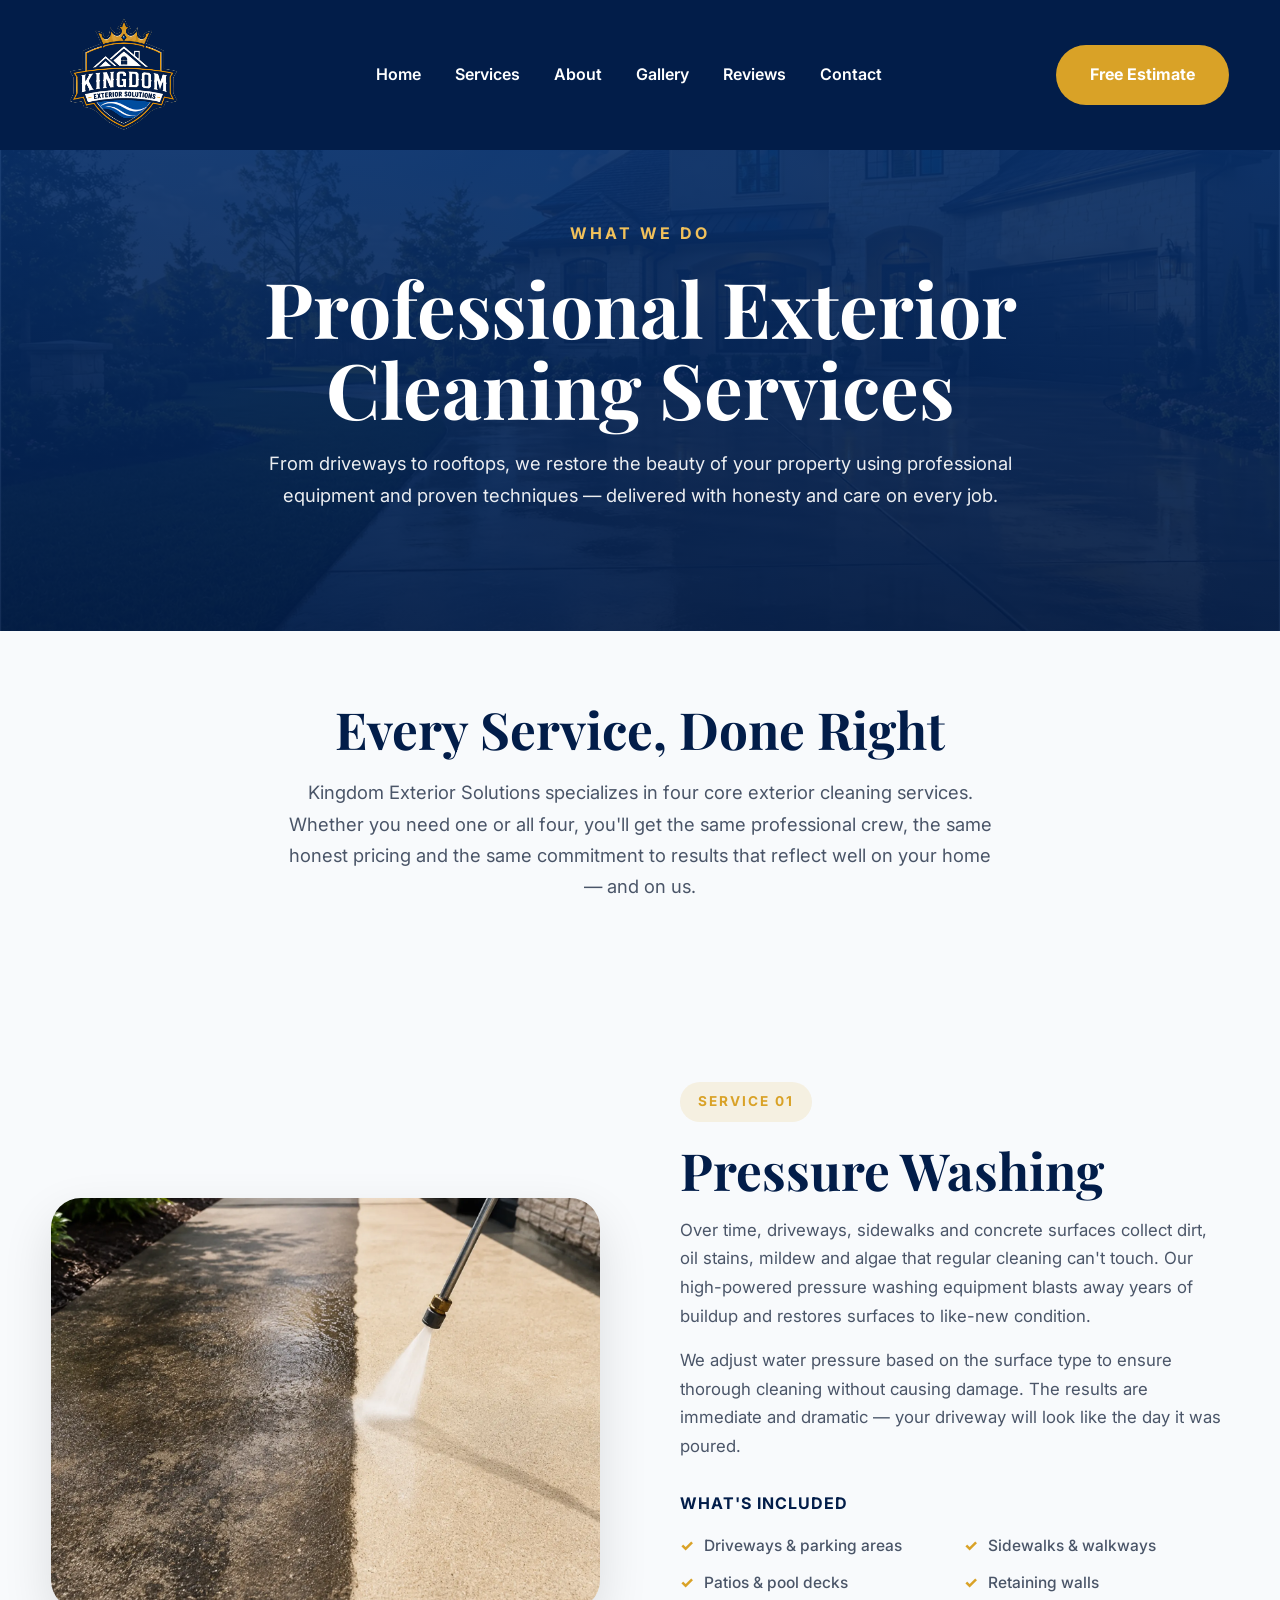
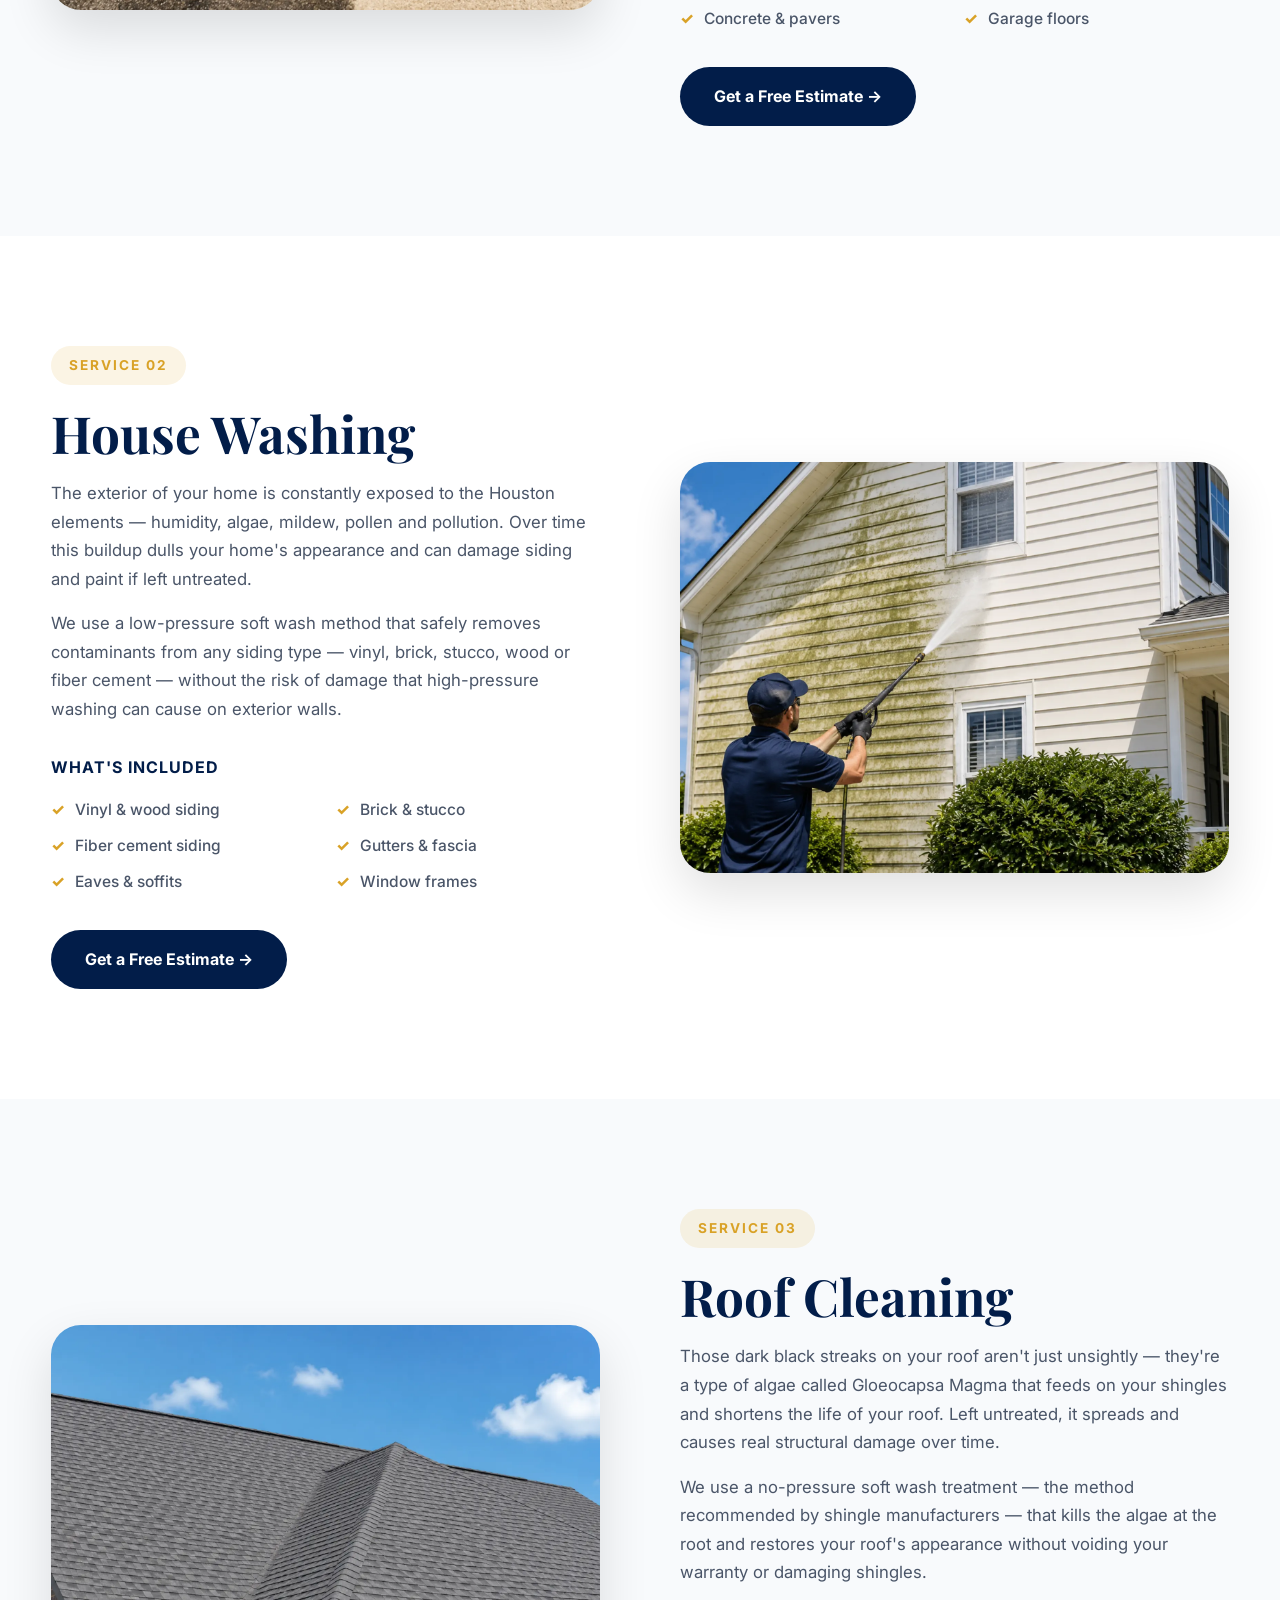
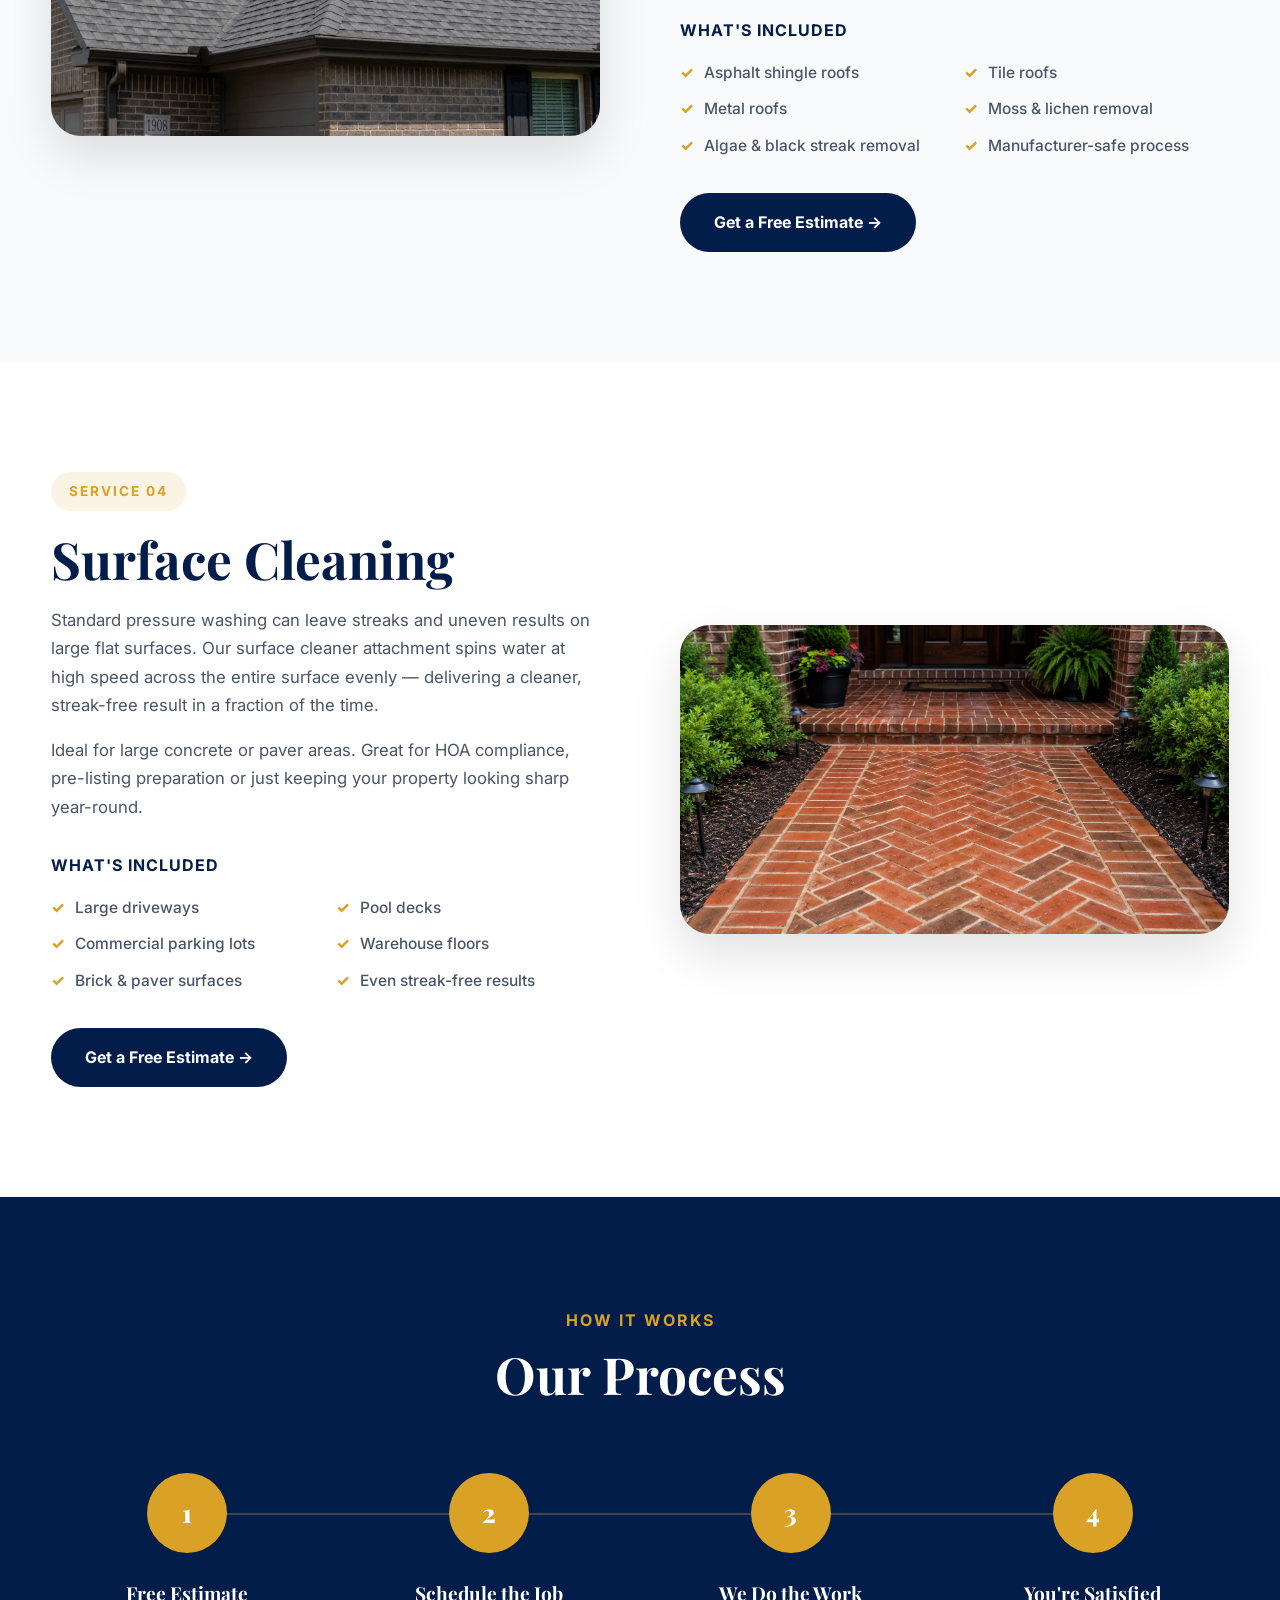
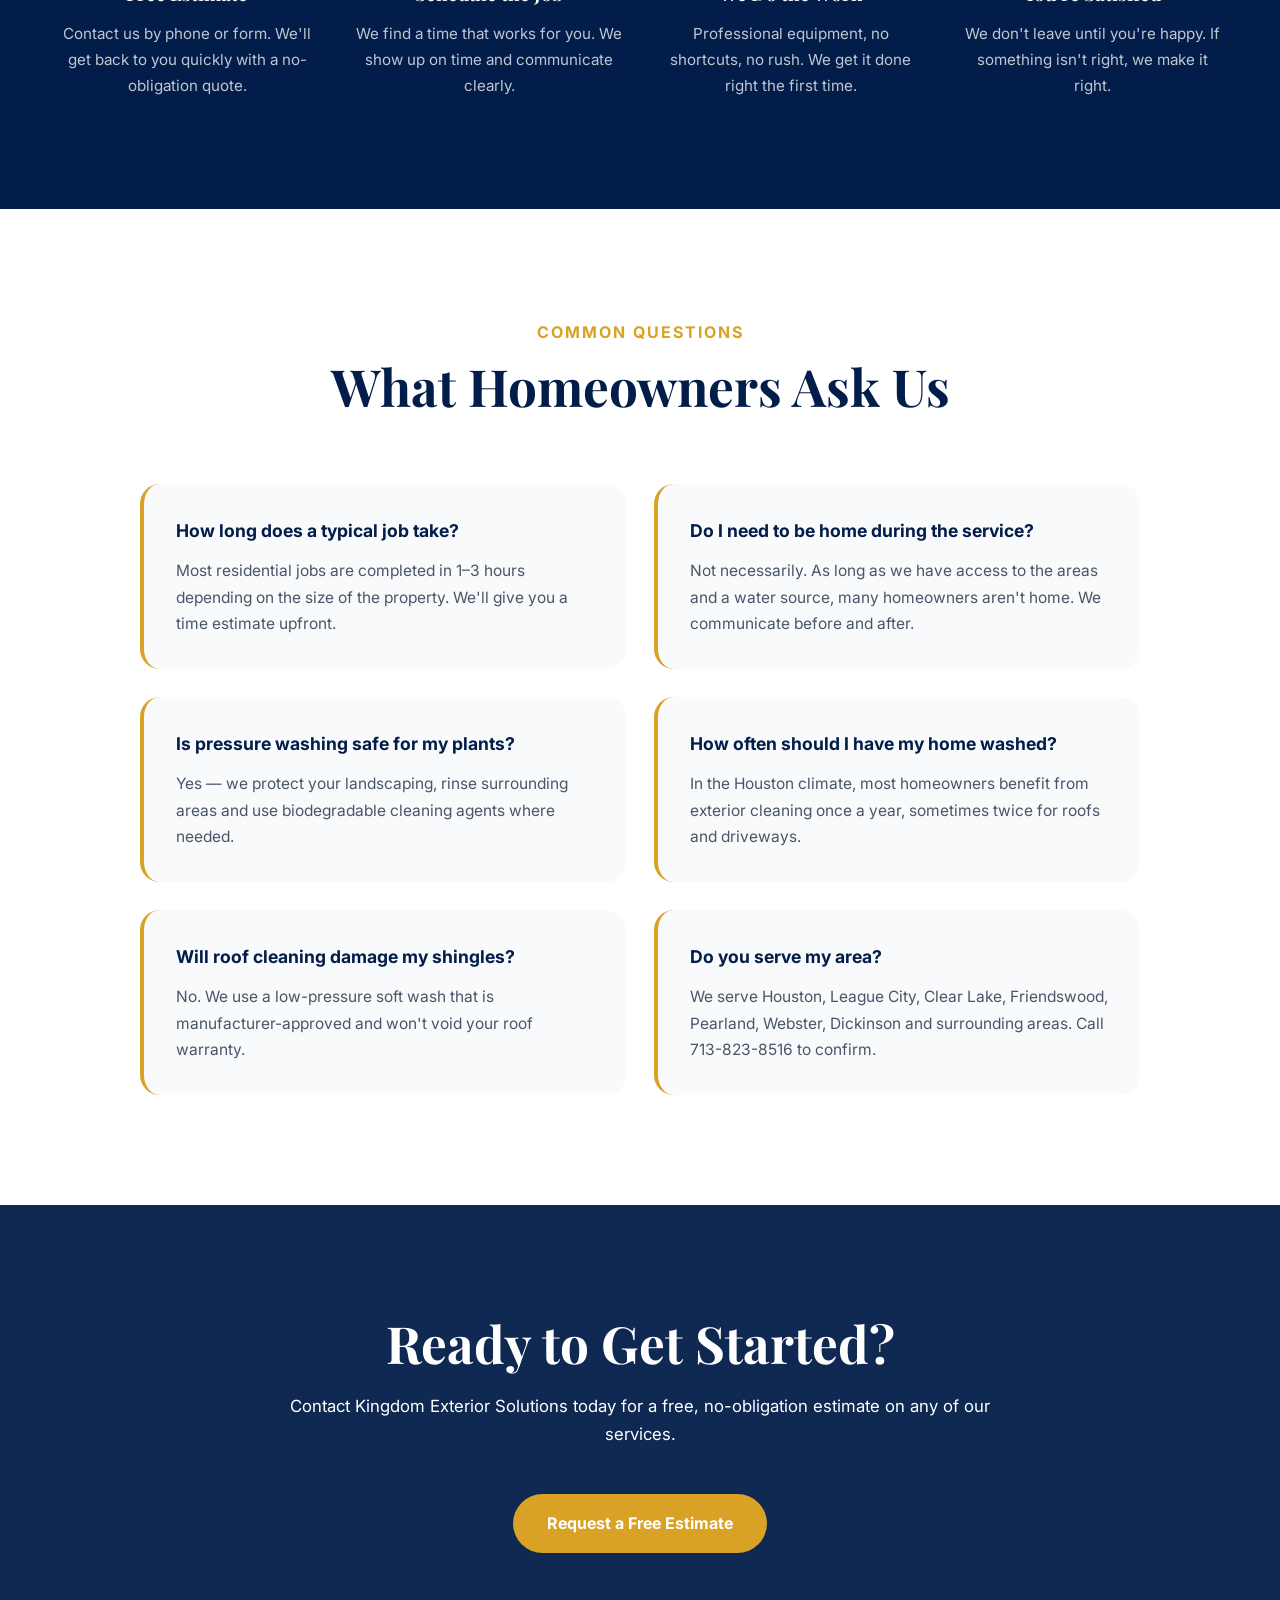
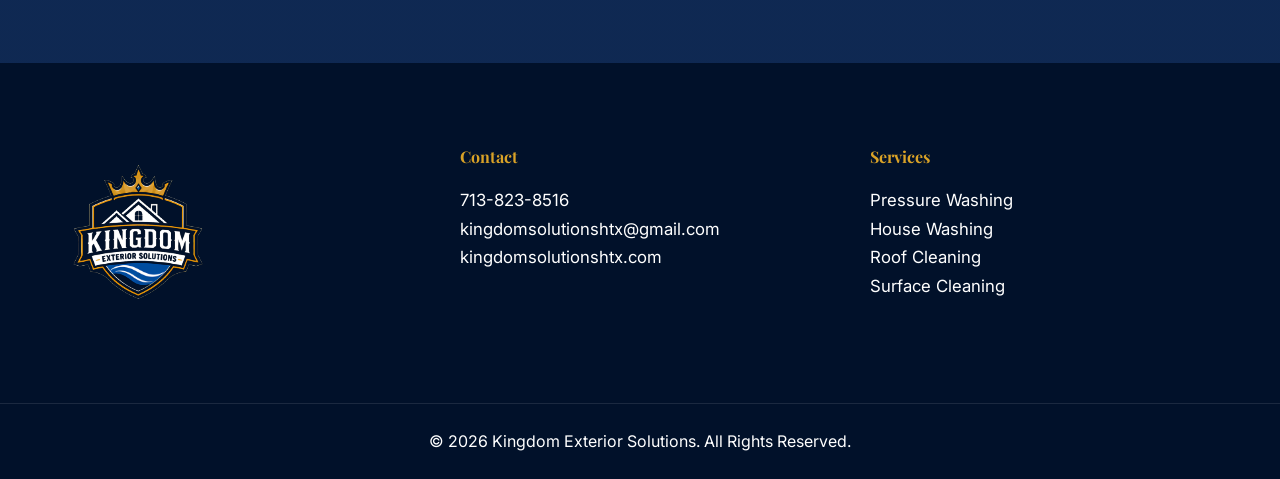
<file: services.html>
<!DOCTYPE html>
<html lang="en">
<head>
    <meta charset="UTF-8">
    <meta name="viewport" content="width=device-width, initial-scale=1.0">
    <title>Our Services | Kingdom Exterior Solutions Houston TX</title>
    <meta name="description" content="Kingdom Exterior Solutions offers professional pressure washing, house washing, roof cleaning and surface cleaning in Houston TX. Licensed, insured and faith-driven.">
    <link rel="canonical" href="https://kingdomsolutionshtx.com/services.html">
    <link rel="preconnect" href="https://fonts.googleapis.com">
    <link rel="preconnect" href="https://fonts.gstatic.com" crossorigin>
    <link href="https://fonts.googleapis.com/css2?family=Inter:wght@300;400;500;600;700;800&family=Playfair+Display:wght@600;700;800&display=swap" rel="stylesheet">
    <link rel="stylesheet" href="css/style.css">
    <style>
        .services-intro{background:#f8fafc;padding:70px 0;text-align:center}
        .services-intro p{max-width:720px;margin:0 auto;font-size:1.15rem;color:#4a5568}
        .services-intro h2{color:#021D49;margin-bottom:20px}
        .service-section{padding:110px 0}
        .service-section:nth-child(odd){background:#fff}
        .service-section:nth-child(even){background:#f8fafc}
        .service-layout{display:grid;grid-template-columns:1fr 1fr;gap:80px;align-items:center}
        .service-layout.reverse{direction:rtl}
        .service-layout.reverse>*{direction:ltr}
        .service-image img{width:100%;border-radius:30px;box-shadow:0 20px 50px rgba(0,0,0,.12)}
        .service-tag{display:inline-block;background:rgba(217,162,39,.12);color:#D9A227;font-weight:700;font-size:.85rem;letter-spacing:2px;text-transform:uppercase;padding:8px 18px;border-radius:999px;margin-bottom:20px}
        .service-body h2{color:#021D49;margin-bottom:18px}
        .service-body p{color:#4a5568;margin-bottom:16px}
        .service-includes{margin-top:30px}
        .service-includes h4{color:#021D49;font-size:1rem;font-family:'Inter',sans-serif;font-weight:700;text-transform:uppercase;letter-spacing:1px;margin-bottom:16px}
        .includes-list{list-style:none;display:grid;grid-template-columns:1fr 1fr;gap:10px 20px}
        .includes-list li{color:#4a5568;font-weight:500;font-size:.97rem;padding-left:24px;position:relative}
        .includes-list li::before{content:"✓";color:#D9A227;font-weight:800;position:absolute;left:0}
        .service-cta-btn{display:inline-flex;align-items:center;gap:8px;margin-top:34px;padding:16px 34px;border-radius:999px;background:#021D49;color:#fff;font-weight:700;transition:.3s ease}
        .service-cta-btn:hover{background:#D9A227;transform:translateY(-3px)}
        .process-section{background:#021D49;text-align:center}
        .process-section .section-heading span{color:#D9A227}
        .process-section .section-heading h2{color:#fff}
        .process-steps{display:grid;grid-template-columns:repeat(4,1fr);gap:30px;position:relative}
        .process-steps::before{content:'';position:absolute;top:40px;left:12%;right:12%;height:2px;background:rgba(217,162,39,.3)}
        .step-number{width:80px;height:80px;border-radius:50%;background:#D9A227;color:#fff;font-size:1.6rem;font-weight:800;font-family:'Playfair Display',serif;display:flex;align-items:center;justify-content:center;margin:0 auto 24px;position:relative;z-index:2}
        .process-step h3{color:#fff;font-size:1.2rem;margin-bottom:12px}
        .process-step p{color:rgba(255,255,255,.75);font-size:.95rem}
        .faq-section{background:#fff}
        .faq-grid{display:grid;grid-template-columns:1fr 1fr;gap:28px;max-width:1000px;margin:0 auto}
        .faq-item{background:#f8fafc;border-radius:20px;padding:32px;border-left:4px solid #D9A227}
        .faq-item h3{color:#021D49;font-size:1.1rem;margin-bottom:12px;font-family:'Inter',sans-serif;font-weight:700}
        .faq-item p{color:#4a5568;font-size:.97rem}
        @media(max-width:992px){
            .service-layout,.service-layout.reverse{grid-template-columns:1fr;direction:ltr;gap:40px}
            .process-steps{grid-template-columns:repeat(2,1fr)}
            .process-steps::before{display:none}
            .faq-grid{grid-template-columns:1fr}
            .includes-list{grid-template-columns:1fr}
        }
    </style>
</head>
<body>

<header class="site-header">
    <div class="container header-inner">
        <a href="index.html" class="logo"><img src="images/Kingdom-Exterior-Solutions-Logo.svg" alt="Kingdom Exterior Solutions Logo"></a>
        <nav class="nav-menu" id="navMenu">
            <a href="index.html">Home</a>
            <a href="services.html">Services</a>
            <a href="about.html">About</a>
            <a href="gallery.html">Gallery</a>
            <a href="reviews.html">Reviews</a>
            <a href="contact.html">Contact</a>
        </nav>
        <a href="contact.html" class="header-btn">Free Estimate</a>
        <button class="hamburger" id="hamburger" aria-label="Open menu"><span></span><span></span><span></span></button>
    </div>
</header>

<section class="page-hero">
    <div class="container">
        <div class="page-hero-content">
            <span>What We Do</span>
            <h1>Professional Exterior<br>Cleaning Services</h1>
            <p>From driveways to rooftops, we restore the beauty of your property using professional equipment and proven techniques — delivered with honesty and care on every job.</p>
        </div>
    </div>
</section>

<div class="services-intro">
    <div class="container">
        <h2>Every Service, Done Right</h2>
        <p>Kingdom Exterior Solutions specializes in four core exterior cleaning services. Whether you need one or all four, you'll get the same professional crew, the same honest pricing and the same commitment to results that reflect well on your home — and on us.</p>
    </div>
</div>

<section class="service-section" id="pressure-washing">
    <div class="container service-layout">
        <div class="service-image"><img src="images/pressure-washing-driveway-cleaning-houston.webp" alt="Pressure washing Houston TX"></div>
        <div class="service-body">
            <span class="service-tag">Service 01</span>
            <h2>Pressure Washing</h2>
            <p>Over time, driveways, sidewalks and concrete surfaces collect dirt, oil stains, mildew and algae that regular cleaning can't touch. Our high-powered pressure washing equipment blasts away years of buildup and restores surfaces to like-new condition.</p>
            <p>We adjust water pressure based on the surface type to ensure thorough cleaning without causing damage. The results are immediate and dramatic — your driveway will look like the day it was poured.</p>
            <div class="service-includes">
                <h4>What's Included</h4>
                <ul class="includes-list">
                    <li>Driveways & parking areas</li><li>Sidewalks & walkways</li>
                    <li>Patios & pool decks</li><li>Retaining walls</li>
                    <li>Concrete & pavers</li><li>Garage floors</li>
                </ul>
            </div>
            <a href="contact.html" class="service-cta-btn">Get a Free Estimate →</a>
        </div>
    </div>
</section>

<section class="service-section" id="house-washing">
    <div class="container service-layout reverse">
        <div class="service-image"><img src="images/house-washing-service-houston-tx.webp" alt="House washing Houston TX"></div>
        <div class="service-body">
            <span class="service-tag">Service 02</span>
            <h2>House Washing</h2>
            <p>The exterior of your home is constantly exposed to the Houston elements — humidity, algae, mildew, pollen and pollution. Over time this buildup dulls your home's appearance and can damage siding and paint if left untreated.</p>
            <p>We use a low-pressure soft wash method that safely removes contaminants from any siding type — vinyl, brick, stucco, wood or fiber cement — without the risk of damage that high-pressure washing can cause on exterior walls.</p>
            <div class="service-includes">
                <h4>What's Included</h4>
                <ul class="includes-list">
                    <li>Vinyl & wood siding</li><li>Brick & stucco</li>
                    <li>Fiber cement siding</li><li>Gutters & fascia</li>
                    <li>Eaves & soffits</li><li>Window frames</li>
                </ul>
            </div>
            <a href="contact.html" class="service-cta-btn">Get a Free Estimate →</a>
        </div>
    </div>
</section>

<section class="service-section" id="roof-cleaning">
    <div class="container service-layout">
        <div class="service-image"><img src="images/roof-cleaning-service-houston-tx.webp" alt="Roof cleaning Houston TX"></div>
        <div class="service-body">
            <span class="service-tag">Service 03</span>
            <h2>Roof Cleaning</h2>
            <p>Those dark black streaks on your roof aren't just unsightly — they're a type of algae called Gloeocapsa Magma that feeds on your shingles and shortens the life of your roof. Left untreated, it spreads and causes real structural damage over time.</p>
            <p>We use a no-pressure soft wash treatment — the method recommended by shingle manufacturers — that kills the algae at the root and restores your roof's appearance without voiding your warranty or damaging shingles.</p>
            <div class="service-includes">
                <h4>What's Included</h4>
                <ul class="includes-list">
                    <li>Asphalt shingle roofs</li><li>Tile roofs</li>
                    <li>Metal roofs</li><li>Moss & lichen removal</li>
                    <li>Algae & black streak removal</li><li>Manufacturer-safe process</li>
                </ul>
            </div>
            <a href="contact.html" class="service-cta-btn">Get a Free Estimate →</a>
        </div>
    </div>
</section>

<section class="service-section" id="surface-cleaning">
    <div class="container service-layout reverse">
        <div class="service-image"><img src="images/brick-surface-cleaning-houston-tx.webp" alt="Surface cleaning Houston TX"></div>
        <div class="service-body">
            <span class="service-tag">Service 04</span>
            <h2>Surface Cleaning</h2>
            <p>Standard pressure washing can leave streaks and uneven results on large flat surfaces. Our surface cleaner attachment spins water at high speed across the entire surface evenly — delivering a cleaner, streak-free result in a fraction of the time.</p>
            <p>Ideal for large concrete or paver areas. Great for HOA compliance, pre-listing preparation or just keeping your property looking sharp year-round.</p>
            <div class="service-includes">
                <h4>What's Included</h4>
                <ul class="includes-list">
                    <li>Large driveways</li><li>Pool decks</li>
                    <li>Commercial parking lots</li><li>Warehouse floors</li>
                    <li>Brick & paver surfaces</li><li>Even streak-free results</li>
                </ul>
            </div>
            <a href="contact.html" class="service-cta-btn">Get a Free Estimate →</a>
        </div>
    </div>
</section>

<section class="process-section">
    <div class="container">
        <div class="section-heading"><span>How It Works</span><h2>Our Process</h2></div>
        <div class="process-steps">
            <div class="process-step"><div class="step-number">1</div><h3>Free Estimate</h3><p>Contact us by phone or form. We'll get back to you quickly with a no-obligation quote.</p></div>
            <div class="process-step"><div class="step-number">2</div><h3>Schedule the Job</h3><p>We find a time that works for you. We show up on time and communicate clearly.</p></div>
            <div class="process-step"><div class="step-number">3</div><h3>We Do the Work</h3><p>Professional equipment, no shortcuts, no rush. We get it done right the first time.</p></div>
            <div class="process-step"><div class="step-number">4</div><h3>You're Satisfied</h3><p>We don't leave until you're happy. If something isn't right, we make it right.</p></div>
        </div>
    </div>
</section>

<section class="faq-section">
    <div class="container">
        <div class="section-heading"><span>Common Questions</span><h2>What Homeowners Ask Us</h2></div>
        <div class="faq-grid">
            <div class="faq-item"><h3>How long does a typical job take?</h3><p>Most residential jobs are completed in 1–3 hours depending on the size of the property. We'll give you a time estimate upfront.</p></div>
            <div class="faq-item"><h3>Do I need to be home during the service?</h3><p>Not necessarily. As long as we have access to the areas and a water source, many homeowners aren't home. We communicate before and after.</p></div>
            <div class="faq-item"><h3>Is pressure washing safe for my plants?</h3><p>Yes — we protect your landscaping, rinse surrounding areas and use biodegradable cleaning agents where needed.</p></div>
            <div class="faq-item"><h3>How often should I have my home washed?</h3><p>In the Houston climate, most homeowners benefit from exterior cleaning once a year, sometimes twice for roofs and driveways.</p></div>
            <div class="faq-item"><h3>Will roof cleaning damage my shingles?</h3><p>No. We use a low-pressure soft wash that is manufacturer-approved and won't void your roof warranty.</p></div>
            <div class="faq-item"><h3>Do you serve my area?</h3><p>We serve Houston, League City, Clear Lake, Friendswood, Pearland, Webster, Dickinson and surrounding areas. Call 713-823-8516 to confirm.</p></div>
        </div>
    </div>
</section>

<section class="final-cta">
    <div class="container">
        <h2>Ready to Get Started?</h2>
        <p>Contact Kingdom Exterior Solutions today for a free, no-obligation estimate on any of our services.</p>
        <a href="contact.html" class="btn-primary">Request a Free Estimate</a>
    </div>
</section>

<footer class="site-footer">
    <div class="container footer-grid">
        <div><img src="images/Kingdom-Exterior-Solutions-Logo.svg" alt="Kingdom Exterior Solutions"></div>
        <div><h4>Contact</h4><p>713-823-8516</p><p>kingdomsolutionshtx@gmail.com</p><p>kingdomsolutionshtx.com</p></div>
        <div><h4>Services</h4><p>Pressure Washing</p><p>House Washing</p><p>Roof Cleaning</p><p>Surface Cleaning</p></div>
    </div>
    <div class="footer-bottom">© 2026 Kingdom Exterior Solutions. All Rights Reserved.</div>
</footer>

<script>
(function(){
    var btn = document.getElementById('hamburger');
    var nav = document.getElementById('navMenu');
    if(!btn || !nav) return;
    btn.addEventListener('click', function(){
        btn.classList.toggle('open');
        nav.classList.toggle('open');
    });
    nav.querySelectorAll('a').forEach(function(a){
        a.addEventListener('click', function(){
            btn.classList.remove('open');
            nav.classList.remove('open');
        });
    });
})();
</script>

</body>
</html>
</file>
<file: css/style.css>
/* =========================
   RESET
========================= */

* {
    margin: 0;
    padding: 0;
    box-sizing: border-box;
}

img {
    max-width: 100%;
    display: block;
}

html {
    scroll-behavior: smooth;
}

body {
    font-family: 'Inter', sans-serif;
    color: #1D2430;
    background: #ffffff;
    line-height: 1.7;
    overflow-x: hidden;
}

/* =========================
   VARIABLES
========================= */

:root {

    --navy: #021D49;
    --navy-dark: #011533;
    --gold: #D9A227;
    --gold-light: #F1C15B;
    --white: #ffffff;
    --gray: #f7f7f7;
    --text: #1D2430;
    --shadow: 0 20px 50px rgba(0,0,0,.12);

}

/* =========================
   TYPOGRAPHY
========================= */

h1,
h2,
h3,
h4 {
    font-family: 'Playfair Display', serif;
}

h1 {
    font-size: clamp(3rem, 6vw, 5.8rem);
    line-height: 1.05;
    font-weight: 700;
}

h2 {
    font-size: clamp(2.2rem, 4vw, 3.5rem);
    line-height: 1.1;
    font-weight: 700;
}

h3 {
    font-size: 1.6rem;
}

p {
    font-size: 1.05rem;
}

/* =========================
   GLOBAL
========================= */

.container {
    width: min(1180px, 92%);
    margin: auto;
}

section {
    padding: 110px 0;
}

.section-heading {
    text-align: center;
    margin-bottom: 70px;
}

.section-heading span {
    display: inline-block;
    color: var(--gold);
    font-weight: 700;
    letter-spacing: 2px;
    text-transform: uppercase;
    margin-bottom: 12px;
}

.section-heading h2 {
    color: var(--navy);
}

.light h2 {
    color: white;
}

a {
    text-decoration: none;
}

/* =========================
   BUTTONS
========================= */

.btn-primary {
    display: inline-flex;
    align-items: center;
    justify-content: center;
    padding: 16px 34px;
    border-radius: 999px;
    background: var(--gold);
    color: white;
    font-weight: 700;
    transition: .3s ease;
}

.btn-primary:hover {
    transform: translateY(-3px);
}

.btn-secondary {
    display: inline-flex;
    align-items: center;
    justify-content: center;
    padding: 16px 34px;
    border-radius: 999px;
    border: 2px solid white;
    color: white;
    font-weight: 700;
    transition: .3s ease;
}

.btn-secondary:hover {
    background: white;
    color: var(--navy);
}

/* =========================
   HEADER
========================= */

.site-header {
    position: fixed;
    top: 0;
    width: 100%;
    z-index: 999;
    background: #021D49;
    border-bottom: none;
    overflow: visible;
}

.header-inner {
    display: flex;
    align-items: center;
    justify-content: space-between;

    min-height: 125px;
}

.logo img {
    height: 150px;
    width: auto;
    display: block;
}

.hamburger {
    display: none;
}

.nav-menu {
    display: flex;
    gap: 34px;
}

.nav-menu a {
    color: white;
    font-weight: 600;
    transition: .3s ease;
}

.nav-menu a:hover {
    color: var(--gold);
}

.header-btn {
    display: inline-flex;
    align-items: center;
    justify-content: center;

    padding: 16px 34px;

    border-radius: 999px;

    background: var(--gold);

    color: white;

    font-weight: 700;

    transition: .3s ease;
}

.header-btn:hover {
    transform: translateY(-2px);
}

/* =========================
   HERO
========================= */

.hero {
    position: relative;
    min-height: 100vh;
    display: flex;
    align-items: center;

    background-image:
        linear-gradient(
            90deg,
            rgba(2, 29, 73, 0.95) 0%,
            rgba(2, 29, 73, 0.88) 25%,
            rgba(2, 29, 73, 0.72) 45%,
            rgba(2, 29, 73, 0.45) 65%,
            rgba(2, 29, 73, 0.15) 100%
        ),
        url('../images/luxury-houston-home-exterior-cleaning.webp');

    background-size: cover;
    background-position: center center;
    background-repeat: no-repeat;
}

.hero .container {
    position: relative;
    z-index: 2;
}

.hero-content {
    max-width: 700px;
    color: white;
}

.eyebrow {
    display: inline-block;
    color: var(--gold-light);
    text-transform: uppercase;
    letter-spacing: 3px;
    font-weight: 700;
    margin-bottom: 24px;
}

.hero-content h1 {
    color: white;
    margin-bottom: 24px;
    max-width: 700px;
}

.hero-content p {
    max-width: 600px;
    margin-bottom: 30px;
    font-size: 1.15rem;
    color: rgba(255,255,255,.92);
}

.hero-checks {
    display: flex;
    flex-wrap: wrap;
    gap: 20px;
    margin-bottom: 35px;
    font-weight: 600;
}

.hero-buttons {
    display: flex;
    gap: 16px;
    flex-wrap: wrap;
}

/* MOBILE */

@media (max-width: 992px) {

    .hero {
        padding-top: 120px;
        padding-bottom: 80px;
        min-height: auto;
    }

    .hero-grid {
        grid-template-columns: 1fr;
        gap: 50px;
    }

    .hero-content {
        text-align: center;
    }

    .hero-checks,
    .hero-buttons {
        justify-content: center;
    }

    .hero-image {
        justify-content: center;
    }

    .hero-image img {
        max-width: 100%;
    }
}
/* =========================
   TRUST BAR
========================= */

.trust-bar {
    background: white;
    padding: 35px 0;
    box-shadow: 0 10px 30px rgba(0,0,0,.06);
}

.trust-grid {
    display: grid;
    grid-template-columns: repeat(5,1fr);
    text-align: center;
    gap: 20px;
    font-weight: 700;
    color: var(--navy);
}

/* =========================
   SERVICES
========================= */

.services {
    background: #f8fafc;
}

.services-grid {
    display: grid;
    grid-template-columns: repeat(4,1fr);
    gap: 30px;
}

.service-card {
    background: white;
    border-radius: 24px;
    overflow: hidden;
    box-shadow: var(--shadow);
    transition: .35s ease;
}

.service-card:hover {
    transform: translateY(-10px);
}

.service-card img {
    width: 100%;
    height: 180px;

    object-fit: cover;
    object-position: center;

    border-radius: 24px 24px 0 0;
}

.service-content {
    padding: 28px;
}

.service-content h3 {
    color: var(--navy);
    margin-bottom: 12px;
}

/* =========================
   WHY US
========================= */

.split-layout {
    display: grid;
    grid-template-columns: 1fr 1fr;
    gap: 80px;
    align-items: center;
}

.split-image img {
    border-radius: 30px;
    box-shadow: var(--shadow);
}

.split-content span {
    color: var(--gold);
    font-weight: 700;
    text-transform: uppercase;
    letter-spacing: 2px;
}

.split-content h2 {
    margin: 18px 0 20px;
}

.split-content ul {
    list-style: none;
    margin-top: 30px;
}

.split-content li {
    padding: 14px 0;
    border-bottom: 1px solid #e9e9e9;
    font-weight: 600;
}

.split-content li::before {
    content: "✓";
    color: var(--gold);
    margin-right: 10px;
    font-weight: bold;
}

/* =========================
   GALLERY
========================= */

.gallery {
    background: var(--gray);
}

.gallery-grid {
    display: grid;
    grid-template-columns: repeat(3,1fr);
    gap: 20px;
}

.gallery-grid img {
    width: 100%;
    height: 340px;
    object-fit: cover;
    border-radius: 20px;
    transition: .4s ease;
}

.gallery-grid img:hover {
    transform: scale(1.03);
}

.gallery-placeholder {
    width: 100%;
    height: 340px;
    background: #1a2a3a;
    border-radius: 16px;
    display: flex;
    flex-direction: column;
    align-items: center;
    justify-content: center;
    gap: 10px;
    font-size: 2rem;
    overflow: hidden;
    transition: transform .3s ease;
}

.gallery-placeholder:hover {
    transform: scale(1.03);
}

.gallery-placeholder span {
    font-size: 0.85rem;
    font-weight: 600;
    color: rgba(255,255,255,0.6);
    font-family: 'Inter', sans-serif;
}

/* =========================
   TESTIMONIALS
========================= */

.testimonials {
    background: var(--navy-dark);
}

.testimonial-grid {
    display: grid;
    grid-template-columns: repeat(3,1fr);
    gap: 30px;
}

.testimonial-card {
    background: white;
    padding: 40px;
    border-radius: 24px;
}

.stars {
    color: var(--gold);
    font-size: 1.4rem;
    margin-bottom: 20px;
}

.testimonial-card h4 {
    margin-top: 20px;
    color: var(--navy);
}

/* =========================
   SERVICE AREA
========================= */

.service-area {
    background: white;
    text-align: center;
}

.service-area h2 {
    color: var(--navy);
    margin-bottom: 40px;
}

.areas {
    display: flex;
    flex-wrap: wrap;
    justify-content: center;
    gap: 16px;
}

.areas span {
    background: var(--navy);
    color: white;
    padding: 14px 22px;
    border-radius: 999px;
}

/* =========================
   FINAL CTA
========================= */

.final-cta {
    background:
    linear-gradient(
    rgba(2,29,73,.95),
    rgba(2,29,73,.95));
    text-align: center;
    color: white;
}

.final-cta h2 {
    color: white;
    margin-bottom: 20px;
}

.final-cta p {
    max-width: 700px;
    margin: 0 auto 35px;
}

/* =========================
   FOOTER
========================= */

.site-footer {
    background: #01112a;
    color: white;
}

.footer-grid {
    display: grid;
    grid-template-columns: 1fr 1fr 1fr;
    gap: 50px;
    padding: 80px 0;
}

.footer-grid img {
    width: 180px;
}

.footer-grid h4 {
    margin-bottom: 16px;
    color: var(--gold);
}

.footer-bottom {
    text-align: center;
    padding: 24px;
    border-top: 1px solid rgba(255,255,255,.1);
}

/* =========================
   RESPONSIVE
========================= */

@media (max-width: 992px) {

    .hero-grid,
    .split-layout,
    .services-grid,
    .gallery-grid,
    .testimonial-grid,
    .footer-grid,
    .trust-grid {

        grid-template-columns: 1fr;
    }

    .hero {
        text-align: center;
        padding-top: 120px;
    }

    .hero-checks,
    .hero-buttons {
        justify-content: center;
    }

    .hero-image img {
        width: 300px;
    }

    .nav-menu {
        display: none;
        position: fixed;
        top: 0;
        left: 0;
        right: 0;
        bottom: 0;
        background: var(--navy);
        flex-direction: column;
        align-items: center;
        justify-content: center;
        gap: 36px;
        z-index: 9998;
    }

    .nav-menu.open {
        display: flex;
    }

    .nav-menu a {
        font-size: 1.6rem;
        font-weight: 700;
    }

    .header-btn {
        display: none;
    }

    .hamburger {
        display: flex;
        flex-direction: column;
        justify-content: space-between;
        width: 30px;
        height: 20px;
        background: none;
        border: none;
        cursor: pointer;
        padding: 0;
        z-index: 9999;
        position: relative;
    }

    .hamburger span {
        display: block;
        height: 3px;
        background: white;
        border-radius: 3px;
        transition: all 0.3s ease;
    }

    .hamburger.open span:nth-child(1) {
        transform: translateY(8.5px) rotate(45deg);
    }

    .hamburger.open span:nth-child(2) {
        opacity: 0;
    }

    .hamburger.open span:nth-child(3) {
        transform: translateY(-8.5px) rotate(-45deg);
    }
}

@media (max-width: 768px) {

    section {
        padding: 80px 0;
    }

    h1 {
        font-size: 2.8rem;
    }

    h2 {
        font-size: 2.1rem;
    }

    .service-card img {
        height: 220px;
    }

    .gallery-grid img {
        height: 260px;
    }
}

/* =========================
 CONTACT PAGE HERO
========================= */

.page-hero {
    padding: 220px 0 120px;
    background:
        linear-gradient(
            rgba(10,53,115,.92),
            rgba(2,29,73,.92)
        ),
        url('../images/luxury-houston-home-exterior-cleaning.webp');

    background-size: cover;
    background-position: center;
    background-repeat: no-repeat;

    text-align: center;
    color: white;
}

.page-hero-content {
    max-width: 800px;
    margin: 0 auto;
}

.page-hero-content span {
    display: inline-block;
    color: var(--gold-light);
    text-transform: uppercase;
    letter-spacing: 3px;
    font-weight: 700;
    margin-bottom: 20px;
}

.page-hero-content h1 {
    color: white;
    margin-bottom: 20px;
}

.page-hero-content p {
    color: rgba(255,255,255,.92);
    font-size: 1.15rem;
}

/* =========================
   CONTACT PAGE
========================= */

.contact-page {
    background: #ffffff;
}

.contact-grid {
    display: grid;
    grid-template-columns: 1fr 1fr;
    gap: 80px;
    align-items: start;
}

.section-label {
    display: inline-block;
    color: var(--gold);
    text-transform: uppercase;
    letter-spacing: 2px;
    font-weight: 700;
    margin-bottom: 20px;
}

.contact-info h2 {
    color: var(--navy);
    margin-bottom: 24px;
}

.contact-info > p {
    margin-bottom: 40px;
    color: #4a5568;
}

.contact-details {
    display: flex;
    flex-direction: column;
    gap: 24px;
}

.contact-item {
    background: #f8fafc;
    padding: 24px;
    border-radius: 20px;
    border-left: 4px solid var(--gold);
}

.contact-item h3 {
    color: var(--navy);
    margin-bottom: 8px;
    font-size: 1.1rem;
}

.contact-item a,
.contact-item p {
    color: #4a5568;
    font-weight: 500;
}

/* =========================
   CONTACT FORM
========================= */

.contact-form-wrapper {
    background: white;
    padding: 40px;
    border-radius: 30px;
    box-shadow: var(--shadow);
}

.contact-form {
    display: flex;
    flex-direction: column;
    gap: 22px;
}

.form-group {
    display: flex;
    flex-direction: column;
}

.form-group label {
    color: var(--navy);
    font-weight: 600;
    margin-bottom: 10px;
}

.form-group input,
.form-group select,
.form-group textarea {
    width: 100%;
    padding: 16px 18px;
    border: 1px solid #d7dce2;
    border-radius: 14px;
    font-family: inherit;
    font-size: 1rem;
    background: white;
    transition: .3s ease;
}

.form-group input:focus,
.form-group select:focus,
.form-group textarea:focus {
    outline: none;
    border-color: var(--gold);
    box-shadow: 0 0 0 4px rgba(217,162,39,.15);
}

.contact-form button {
    margin-top: 10px;
    border: none;
    cursor: pointer;
}

/* =========================
   MAP SECTION
========================= */

.service-area-map {
    background: #f8fafc;
}

.service-area-map iframe {
    width: 100%;
    height: 500px;
    border: 0;
    border-radius: 30px;
    box-shadow: var(--shadow);
}

/* =========================
   CONTACT CTA
========================= */

.final-cta {
    text-align: center;
}

.final-cta .btn-primary {
    margin-top: 10px;
}

/* =========================
   CONTACT RESPONSIVE
========================= */

@media (max-width: 992px) {

    .contact-grid {
        grid-template-columns: 1fr;
        gap: 50px;
    }

    .page-hero {
        padding: 180px 0 90px;
    }

    .contact-form-wrapper {
        padding: 30px;
    }

    .service-area-map iframe {
        height: 400px;
    }
}

@media (max-width: 768px) {

    .page-hero {
        padding: 160px 0 80px;
    }

    .contact-form-wrapper {
        padding: 24px;
    }

    .contact-item {
        padding: 20px;
    }

    .service-area-map iframe {
        height: 320px;
    }
}
</file>
